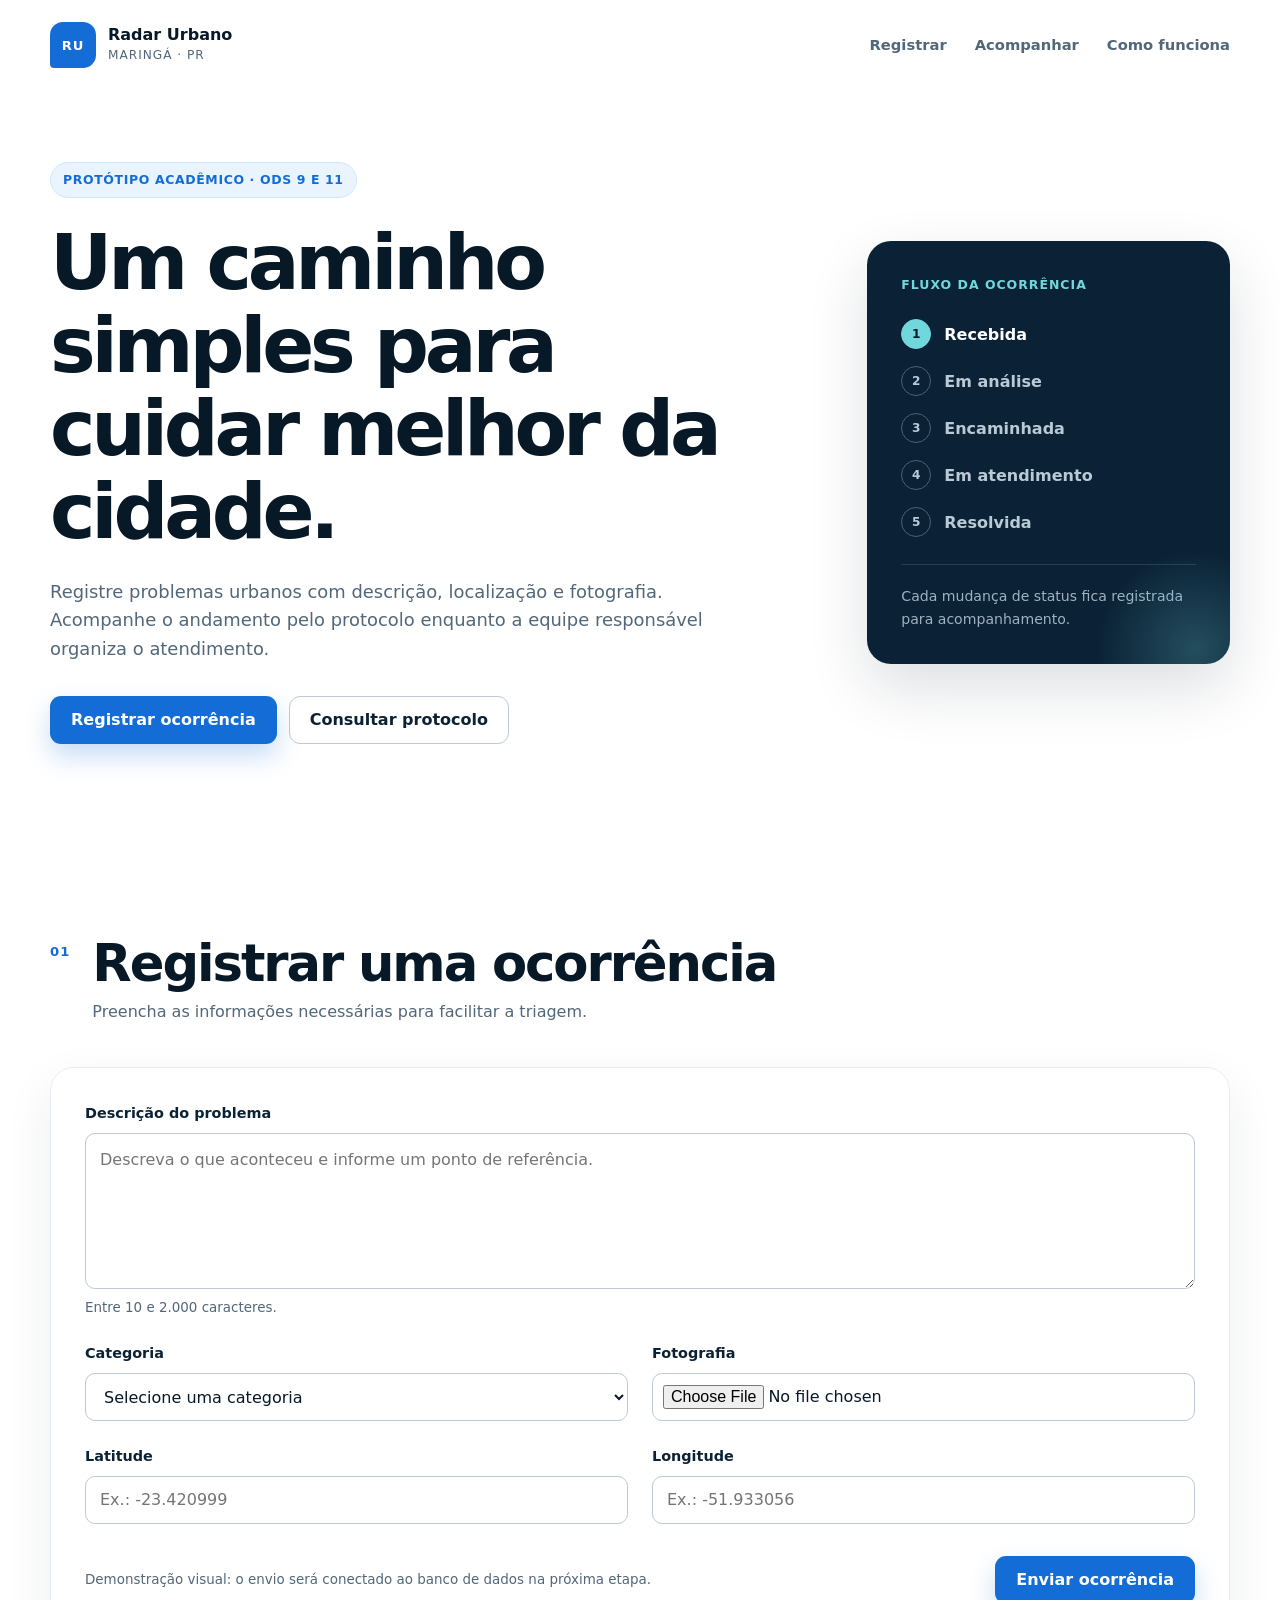
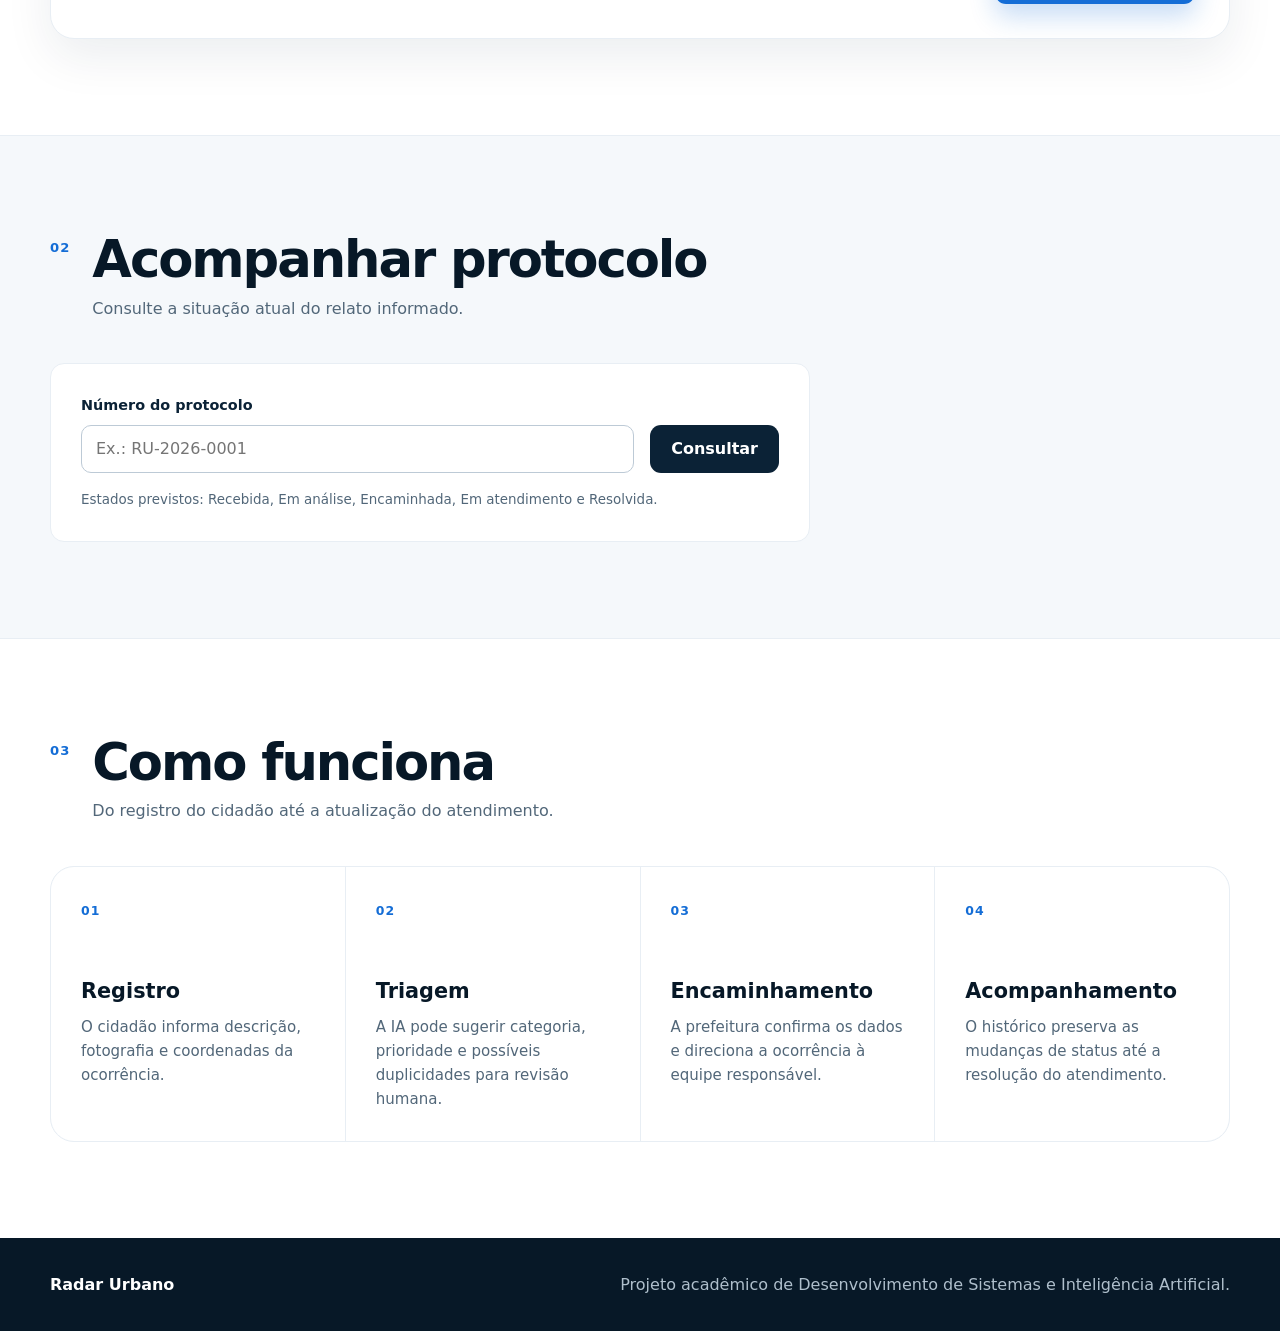
<file: Radar_Urbano_Pacote_Definitivo/frontend/index.html>
<!DOCTYPE html>
<html lang="pt-BR">
<head>
  <meta charset="UTF-8">
  <meta name="viewport" content="width=device-width, initial-scale=1.0">
  <meta name="description" content="Protótipo acadêmico do Radar Urbano para registro e acompanhamento de ocorrências urbanas em Maringá.">
  <title>Radar Urbano | Maringá</title>
  <link rel="stylesheet" href="styles.css">
</head>
<body>
  <a class="skip-link" href="#conteudo">Ir para o conteúdo principal</a>

  <header class="site-header">
    <a class="brand" href="#inicio" aria-label="Radar Urbano — início">
      <span class="brand-mark" aria-hidden="true">RU</span>
      <span>
        <strong>Radar Urbano</strong>
        <small>Maringá · PR</small>
      </span>
    </a>

    <nav aria-label="Navegação principal">
      <a href="#registrar">Registrar</a>
      <a href="#acompanhar">Acompanhar</a>
      <a href="#como-funciona">Como funciona</a>
    </nav>
  </header>

  <main id="conteudo">
    <section class="hero" id="inicio">
      <div class="hero-copy">
        <span class="eyebrow">Protótipo acadêmico · ODS 9 e 11</span>
        <h1>Um caminho simples para cuidar melhor da cidade.</h1>
        <p>
          Registre problemas urbanos com descrição, localização e fotografia.
          Acompanhe o andamento pelo protocolo enquanto a equipe responsável
          organiza o atendimento.
        </p>
        <div class="hero-actions">
          <a class="button button-primary" href="#registrar">Registrar ocorrência</a>
          <a class="button button-secondary" href="#acompanhar">Consultar protocolo</a>
        </div>
      </div>

      <aside class="status-card" aria-label="Fluxo de atendimento">
        <p class="status-label">Fluxo da ocorrência</p>
        <ol class="status-list">
          <li class="active"><span>1</span>Recebida</li>
          <li><span>2</span>Em análise</li>
          <li><span>3</span>Encaminhada</li>
          <li><span>4</span>Em atendimento</li>
          <li><span>5</span>Resolvida</li>
        </ol>
        <p class="status-note">Cada mudança de status fica registrada para acompanhamento.</p>
      </aside>
    </section>

    <section class="section" id="registrar">
      <div class="section-heading">
        <span class="section-number">01</span>
        <div>
          <h2>Registrar uma ocorrência</h2>
          <p>Preencha as informações necessárias para facilitar a triagem.</p>
        </div>
      </div>

      <form class="report-form" aria-describedby="form-note">
        <div class="field field-wide">
          <label for="descricao">Descrição do problema</label>
          <textarea id="descricao" name="descricao" minlength="10" maxlength="2000" rows="5" placeholder="Descreva o que aconteceu e informe um ponto de referência."></textarea>
          <small>Entre 10 e 2.000 caracteres.</small>
        </div>

        <div class="field">
          <label for="categoria">Categoria</label>
          <select id="categoria" name="id_categoria">
            <option value="">Selecione uma categoria</option>
            <option value="INFRAESTRUTURA">Infraestrutura</option>
            <option value="ILUMINACAO">Iluminação</option>
            <option value="TRANSITO">Trânsito</option>
            <option value="ARBORIZACAO">Arborização</option>
            <option value="DRENAGEM">Drenagem</option>
            <option value="CONSERVACAO">Conservação</option>
            <option value="LIMPEZA_URBANA">Limpeza urbana</option>
            <option value="SANEAMENTO">Saneamento</option>
          </select>
        </div>

        <div class="field">
          <label for="foto">Fotografia</label>
          <input id="foto" name="url_arquivo" type="file" accept="image/*">
        </div>

        <div class="field">
          <label for="latitude">Latitude</label>
          <input id="latitude" name="latitude" type="number" min="-90" max="90" step="0.000001" placeholder="Ex.: -23.420999">
        </div>

        <div class="field">
          <label for="longitude">Longitude</label>
          <input id="longitude" name="longitude" type="number" min="-180" max="180" step="0.000001" placeholder="Ex.: -51.933056">
        </div>

        <div class="form-footer field-wide">
          <p id="form-note">Demonstração visual: o envio será conectado ao banco de dados na próxima etapa.</p>
          <button class="button button-primary" type="button">Enviar ocorrência</button>
        </div>
      </form>
    </section>

    <section class="section section-muted" id="acompanhar">
      <div class="section-heading">
        <span class="section-number">02</span>
        <div>
          <h2>Acompanhar protocolo</h2>
          <p>Consulte a situação atual do relato informado.</p>
        </div>
      </div>

      <div class="tracking-panel">
        <div class="field">
          <label for="protocolo">Número do protocolo</label>
          <input id="protocolo" name="protocolo" type="text" maxlength="20" placeholder="Ex.: RU-2026-0001">
        </div>
        <button class="button button-dark" type="button">Consultar</button>
        <p>Estados previstos: Recebida, Em análise, Encaminhada, Em atendimento e Resolvida.</p>
      </div>
    </section>

    <section class="section" id="como-funciona">
      <div class="section-heading">
        <span class="section-number">03</span>
        <div>
          <h2>Como funciona</h2>
          <p>Do registro do cidadão até a atualização do atendimento.</p>
        </div>
      </div>

      <div class="steps">
        <article>
          <span>01</span>
          <h3>Registro</h3>
          <p>O cidadão informa descrição, fotografia e coordenadas da ocorrência.</p>
        </article>
        <article>
          <span>02</span>
          <h3>Triagem</h3>
          <p>A IA pode sugerir categoria, prioridade e possíveis duplicidades para revisão humana.</p>
        </article>
        <article>
          <span>03</span>
          <h3>Encaminhamento</h3>
          <p>A prefeitura confirma os dados e direciona a ocorrência à equipe responsável.</p>
        </article>
        <article>
          <span>04</span>
          <h3>Acompanhamento</h3>
          <p>O histórico preserva as mudanças de status até a resolução do atendimento.</p>
        </article>
      </div>
    </section>
  </main>

  <footer>
    <strong>Radar Urbano</strong>
    <p>Projeto acadêmico de Desenvolvimento de Sistemas e Inteligência Artificial.</p>
  </footer>
</body>
</html>
</file>
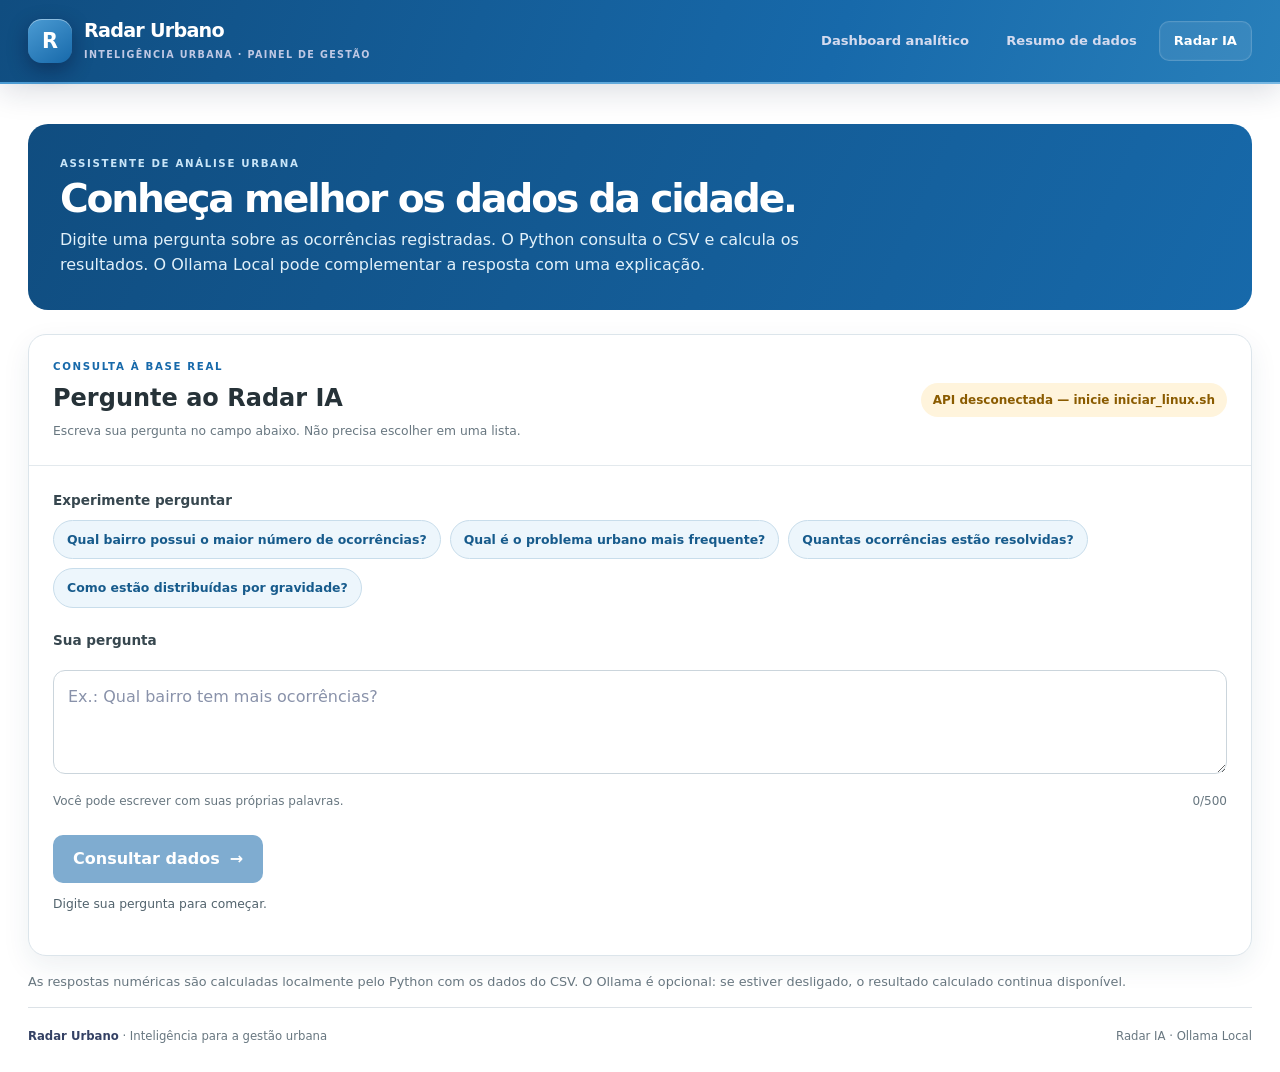
<file: frontend/pages/chat.html>
<!DOCTYPE html>
<html lang="pt-BR">
<head>
  <meta charset="UTF-8">
  <meta name="viewport" content="width=device-width, initial-scale=1.0">
  <meta name="description" content="Faça perguntas sobre os dados reais de ocorrências urbanas.">
  <title>Radar Urbano | Radar IA</title>
  <link rel="stylesheet" href="../static/style.css?v=radar-azul-v3">
  <script src="../js/chat.js?v=radar-azul-v3" defer></script>
</head>
<body>
<header class="cabecalho">
  <div class="container cabecalho-conteudo">
    <a class="identidade" href="dashboard.html">
      <span class="marca-simbolo">R</span>
      <span class="identidade-texto"><span class="marca">Radar Urbano</span><span class="subtitulo">INTELIGÊNCIA URBANA · PAINEL DE GESTÃO</span></span>
    </a>
    <nav class="navegacao-paginas" aria-label="Navegação principal">
      <a class="link-nav" href="dashboard.html">Dashboard analítico</a>
      <a class="link-nav" href="resumo.html">Resumo de dados</a>
      <a class="link-nav ativo" href="chat.html" aria-current="page">Radar IA</a>
    </nav>
  </div>
</header>
<main class="container chat-layout">
  <section class="chat-hero">
    <p class="legenda">ASSISTENTE DE ANÁLISE URBANA</p>
    <h1>Conheça melhor os dados da cidade.</h1>
    <p>Digite uma pergunta sobre as ocorrências registradas. O Python consulta o CSV e calcula os resultados. O Ollama Local pode complementar a resposta com uma explicação.</p>
  </section>

  <section class="chat-card" aria-labelledby="titulo-chat">
    <div class="chat-top">
      <div>
        <p class="legenda">CONSULTA À BASE REAL</p>
        <h2 id="titulo-chat">Pergunte ao Radar IA</h2>
        <p class="texto-apoio">Escreva sua pergunta no campo abaixo. Não precisa escolher em uma lista.</p>
      </div>
      <span id="chat-status-api" class="chat-status" role="status">Verificando conexão com a API…</span>
    </div>
    <div class="chat-corpo">
      <section class="chat-sugestoes" aria-label="Perguntas sugeridas">
        <p class="chat-field">Experimente perguntar</p>
        <div class="chat-sugestoes-lista">
          <button type="button" class="chat-sugestao">Qual bairro possui o maior número de ocorrências?</button>
          <button type="button" class="chat-sugestao">Qual é o problema urbano mais frequente?</button>
          <button type="button" class="chat-sugestao">Quantas ocorrências estão resolvidas?</button>
          <button type="button" class="chat-sugestao">Como estão distribuídas por gravidade?</button>
        </div>
      </section>
      <form id="chat-form" class="chat-form">
        <label class="chat-field" for="chat-pergunta">Sua pergunta</label>
        <textarea id="chat-pergunta" name="pergunta" rows="3" maxlength="500" required placeholder="Ex.: Qual bairro tem mais ocorrências?" autocomplete="off"></textarea>
        <div class="chat-form-ajuda"><span>Você pode escrever com suas próprias palavras.</span><span id="chat-contador">0/500</span></div>
        <button id="chat-enviar" class="chat-button" type="submit" disabled>Consultar dados <span aria-hidden="true">→</span></button>
      </form>
      <p id="chat-status" class="texto-apoio" role="status" aria-live="polite">Digite sua pergunta para começar.</p>
      <article id="chat-resposta" class="chat-answer chat-hidden" aria-live="polite">
        <p class="legenda">RESPOSTA DO RADAR IA</p>
        <h2 id="chat-enunciado">Resultado da consulta</h2>
        <div class="chat-result"><h3>Resultado calculado pelo Python</h3><ul id="chat-dados"></ul></div>
        <div class="chat-result"><h3>Explicação do Ollama Local</h3><p id="chat-explicacao" class="chat-explicacao"></p></div>
        <p id="chat-aviso" class="chat-warning chat-hidden" role="status"></p>
      </article>
    </div>
  </section>
  <p class="chat-note">As respostas numéricas são calculadas localmente pelo Python com os dados do CSV. O Ollama é opcional: se estiver desligado, o resultado calculado continua disponível.</p>
  <footer class="rodape"><span><strong>Radar Urbano</strong> · Inteligência para a gestão urbana</span><span>Radar IA · Ollama Local</span></footer>
</main>
</body>
</html>
</file>
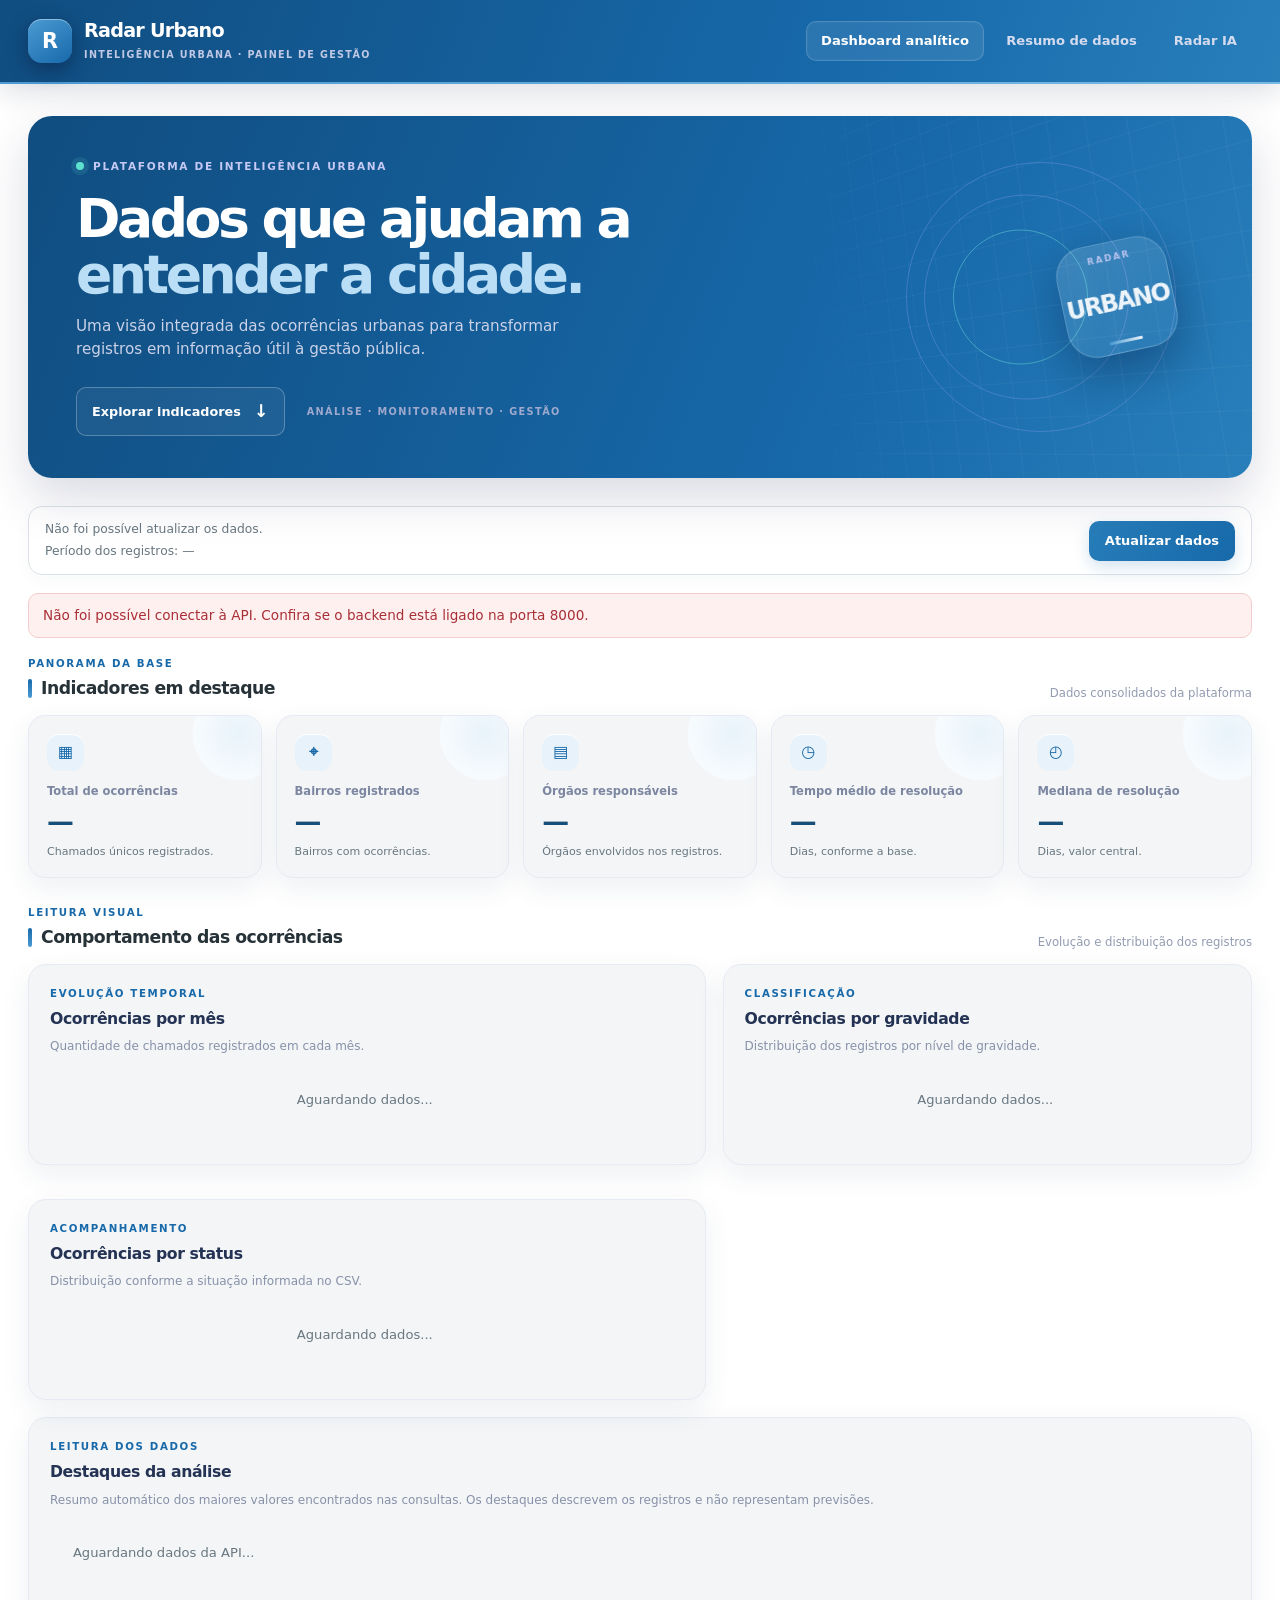
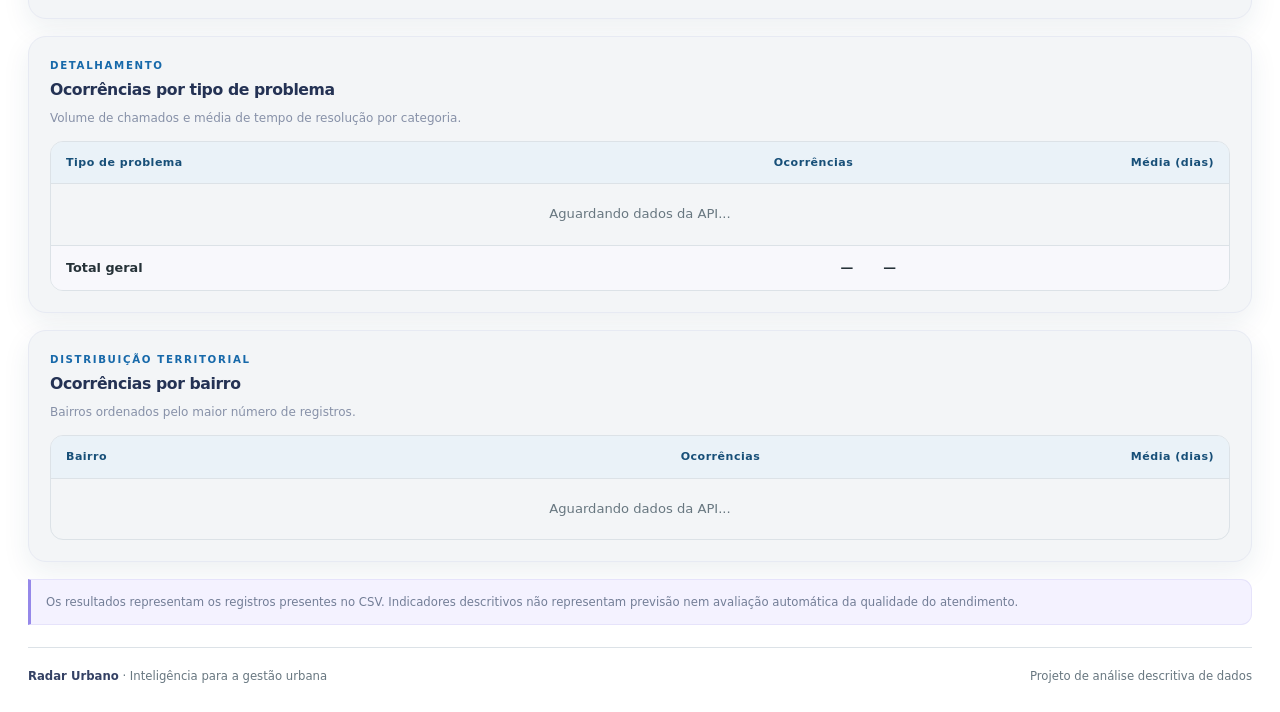
<file: frontend/pages/dashboard.html>
<!DOCTYPE html>
<html lang="pt-BR">
<head>
  <meta charset="UTF-8">
  <meta name="viewport" content="width=device-width, initial-scale=1.0">
  <meta name="description" content="Painel de indicadores e ocorrências urbanas do Radar Urbano.">
  <title>Radar Urbano | Dashboard Analítico</title>
  <link rel="stylesheet" href="../static/style.css?v=signature-pro">
  <script src="../js/api.js" defer></script>
  <script src="../js/resumo.js?v=signature-pro" defer></script>
</head>
<body>
  <header class="cabecalho">
    <div class="container cabecalho-conteudo">
      <a class="identidade" href="dashboard.html" aria-label="Radar Urbano — página inicial">
        <span class="marca-simbolo" aria-hidden="true">R</span>
        <span class="identidade-texto"><span class="marca">Radar Urbano</span><span class="subtitulo">INTELIGÊNCIA URBANA · PAINEL DE GESTÃO</span></span>
      </a>
      <nav class="navegacao-paginas" aria-label="Navegação principal">
        <a class="link-nav ativo" href="dashboard.html" aria-current="page">Dashboard analítico</a>
        <a class="link-nav" href="resumo.html">Resumo de dados</a>
        <a class="link-nav" href="chat.html">Radar IA</a>
      </nav>
    </div>
  </header>

  <main class="container principal">
    <section class="hero-projeto" aria-labelledby="titulo-principal">
      <div class="hero-conteudo">
        <div class="hero-etiqueta"><span class="hero-ponto"></span> PLATAFORMA DE INTELIGÊNCIA URBANA</div>
        <h1 id="titulo-principal">Dados que ajudam a<br><span>entender a cidade.</span></h1>
        <p>Uma visão integrada das ocorrências urbanas para transformar registros em informação útil à gestão pública.</p>
        <div class="hero-acoes"><a class="hero-link" href="#indicadores">Explorar indicadores <span aria-hidden="true">↓</span></a><span class="hero-nota">ANÁLISE · MONITORAMENTO · GESTÃO</span></div>
      </div>
      <div class="hero-grafismo" aria-hidden="true"><div class="orb orb-1"></div><div class="orb orb-2"></div><div class="orb orb-3"></div><div class="hero-grade"></div><div class="hero-sinal"><span>RADAR</span><strong>URBANO</strong><i></i></div></div>
    </section>

    <div class="barra-resumo">
      <div>
        <p id="atualizacao" class="texto-apoio">Aguardando consulta à API...</p>
        <p id="periodo-dados" class="texto-apoio">Período dos registros: —</p>
      </div>
      <button id="botao-atualizar" class="botao botao-principal" type="button">Atualizar dados</button>
    </div>
    <p id="mensagem" class="mensagem" role="status" aria-live="polite" hidden></p>

    <section id="resumo" aria-labelledby="titulo-indicadores" aria-busy="false">
      <div id="indicadores" class="secao-cabecalho"><div><p class="legenda">PANORAMA DA BASE</p><h2 id="titulo-indicadores" class="titulo-secao">Indicadores em destaque</h2></div><span class="secao-descricao">Dados consolidados da plataforma</span></div>
      <div class="indicadores">
        <article class="indicador">
          <span class="indicador-icone" aria-hidden="true">▦</span>
          <h3>Total de ocorrências</h3>
          <p id="total-ocorrencias" class="indicador-valor">—</p>
          <p class="texto-apoio">Chamados únicos registrados.</p>
        </article>
        <article class="indicador">
          <span class="indicador-icone" aria-hidden="true">⌖</span>
          <h3>Bairros registrados</h3>
          <p id="total-bairros" class="indicador-valor">—</p>
          <p class="texto-apoio">Bairros com ocorrências.</p>
        </article>
        <article class="indicador">
          <span class="indicador-icone" aria-hidden="true">▤</span>
          <h3>Órgãos responsáveis</h3>
          <p id="total-orgaos" class="indicador-valor">—</p>
          <p class="texto-apoio">Órgãos envolvidos nos registros.</p>
        </article>
        <article class="indicador">
          <span class="indicador-icone" aria-hidden="true">◷</span>
          <h3>Tempo médio de resolução</h3>
          <p id="media-resolucao" class="indicador-valor">—</p>
          <p class="texto-apoio">Dias, conforme a base.</p>
        </article>
        <article class="indicador">
          <span class="indicador-icone" aria-hidden="true">◴</span>
          <h3>Mediana de resolução</h3>
          <p id="mediana-resolucao" class="indicador-valor">—</p>
          <p class="texto-apoio">Dias, valor central.</p>
        </article>
      </div>
    </section>

    <div class="secao-cabecalho secao-graficos"><div><p class="legenda">LEITURA VISUAL</p><h2 class="titulo-secao">Comportamento das ocorrências</h2></div><span class="secao-descricao">Evolução e distribuição dos registros</span></div>
    <section class="grade-graficos" aria-label="Gráficos de ocorrências">
      <article class="painel">
        <div class="painel-titulo">
          <div><p class="legenda">EVOLUÇÃO TEMPORAL</p><h2>Ocorrências por mês</h2></div>
        </div>
        <p class="descricao-painel">Quantidade de chamados registrados em cada mês.</p>
        <div id="grafico-meses" class="grafico-barras" aria-live="polite"><p class="vazio">Aguardando dados...</p></div>
      </article>
      <article class="painel">
        <div class="painel-titulo">
          <div><p class="legenda">CLASSIFICAÇÃO</p><h2>Ocorrências por gravidade</h2></div>
        </div>
        <p class="descricao-painel">Distribuição dos registros por nível de gravidade.</p>
        <div id="grafico-gravidade" class="grafico-barras"><p class="vazio">Aguardando dados...</p></div>
      </article>
      <article class="painel">
        <div class="painel-titulo">
          <div><p class="legenda">ACOMPANHAMENTO</p><h2>Ocorrências por status</h2></div>
        </div>
        <p class="descricao-painel">Distribuição conforme a situação informada no CSV.</p>
        <div id="grafico-status" class="grafico-barras"><p class="vazio">Aguardando dados...</p></div>
      </article>
    </section>

    <section class="painel painel-insights" aria-labelledby="titulo-insights">
      <div class="painel-titulo">
        <div><p class="legenda">LEITURA DOS DADOS</p><h2 id="titulo-insights">Destaques da análise</h2></div>
      </div>
      <p class="descricao-painel">Resumo automático dos maiores valores encontrados nas consultas. Os destaques descrevem os registros e não representam previsões.</p>
      <div id="lista-insights" class="lista-insights" aria-live="polite">
        <p class="vazio">Aguardando dados da API...</p>
      </div>
    </section>

    <section class="painel" aria-labelledby="titulo-problemas">
      <div class="painel-titulo">
        <div><p class="legenda">DETALHAMENTO</p><h2 id="titulo-problemas">Ocorrências por tipo de problema</h2></div>
      </div>
      <p class="descricao-painel">Volume de chamados e média de tempo de resolução por categoria.</p>
      <div class="tabela-container">
        <table>
          <thead><tr><th scope="col">Tipo de problema</th><th scope="col" class="numero">Ocorrências</th><th scope="col" class="numero">Média (dias)</th></tr></thead>
          <tbody id="lista-problemas"><tr><td colspan="3" class="vazio">Aguardando dados da API...</td></tr></tbody>
          <tfoot><tr><th scope="row">Total geral</th><td id="total-geral-problemas" class="numero">—</td><td>—</td></tr></tfoot>
        </table>
      </div>
    </section>

    <section class="painel" aria-labelledby="titulo-bairros">
      <div class="painel-titulo">
        <div><p class="legenda">DISTRIBUIÇÃO TERRITORIAL</p><h2 id="titulo-bairros">Ocorrências por bairro</h2></div>
      </div>
      <p class="descricao-painel">Bairros ordenados pelo maior número de registros.</p>
      <div class="tabela-container">
        <table>
          <thead><tr><th scope="col">Bairro</th><th scope="col" class="numero">Ocorrências</th><th scope="col" class="numero">Média (dias)</th></tr></thead>
          <tbody id="lista-bairros"><tr><td colspan="3" class="vazio">Aguardando dados da API...</td></tr></tbody>
        </table>
      </div>
    </section>

    <p class="nota-dados">Os resultados representam os registros presentes no CSV. Indicadores descritivos não representam previsão nem avaliação automática da qualidade do atendimento.</p>
    <footer class="rodape"><span><strong>Radar Urbano</strong> · Inteligência para a gestão urbana</span><span>Projeto de análise descritiva de dados</span></footer>
  </main>
</body>
</html>
</file>
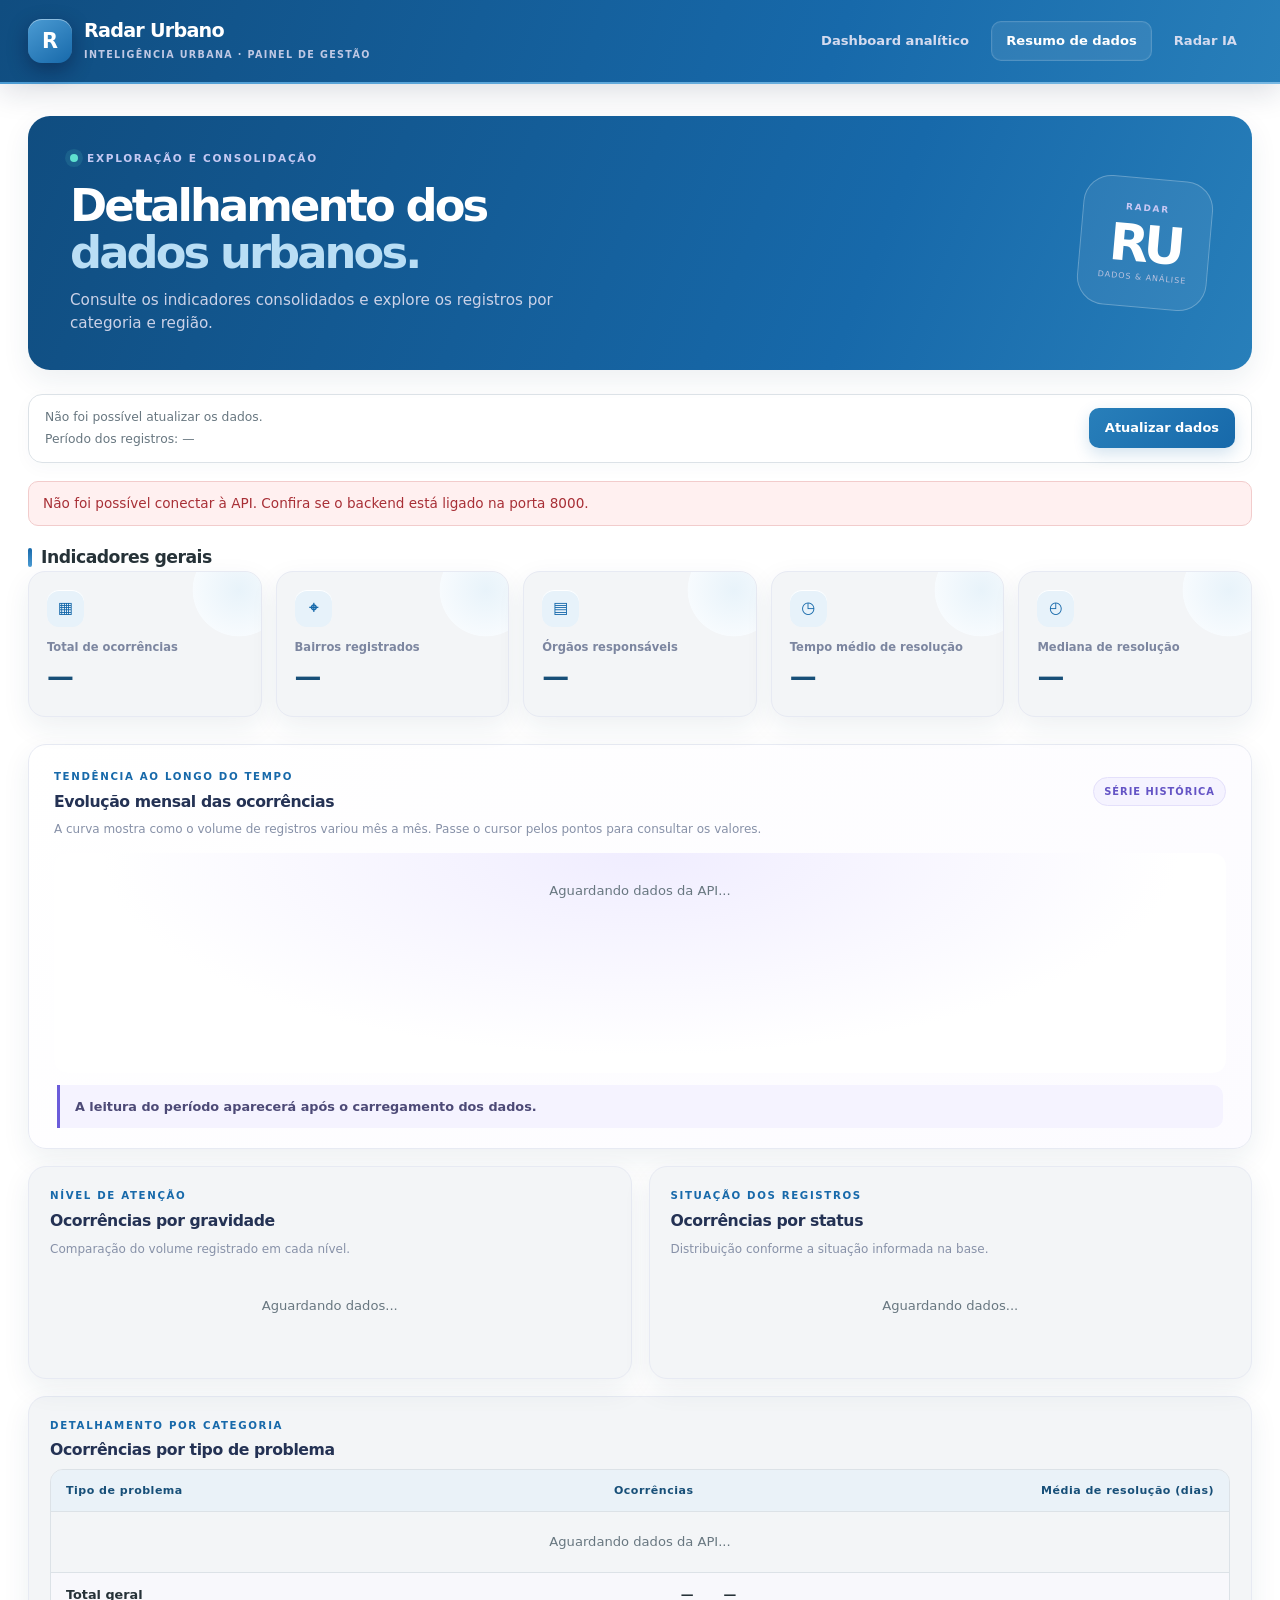
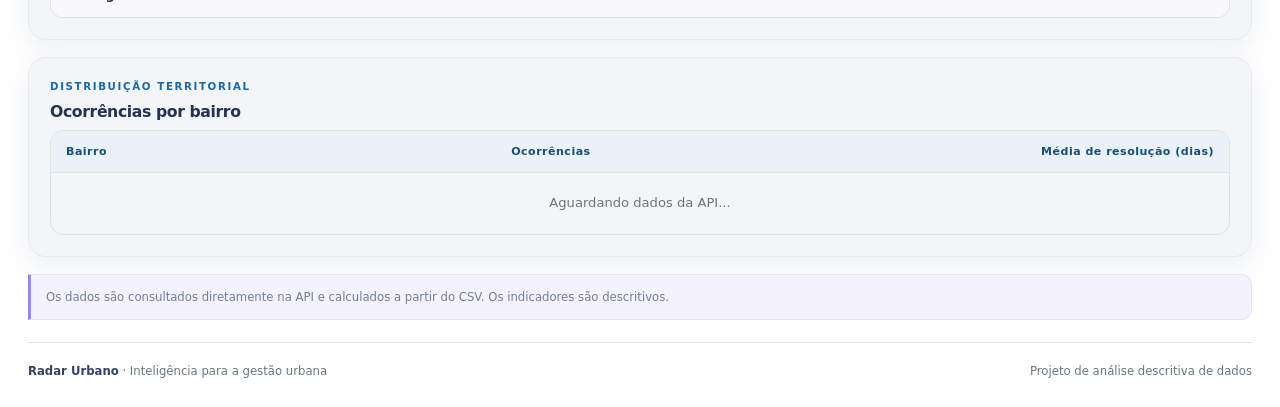
<file: frontend/pages/resumo.html>
<!DOCTYPE html>
<html lang="pt-BR">
<head>
  <meta charset="UTF-8">
  <meta name="viewport" content="width=device-width, initial-scale=1.0">
  <meta name="description" content="Resumo dos dados de ocorrências urbanas do Radar Urbano.">
  <title>Radar Urbano | Resumo de Dados</title>
  <link rel="stylesheet" href="../static/style.css?v=signature-pro">
  <script src="../js/api.js" defer></script>
  <script src="../js/resumo-dados.js?v=signature-pro" defer></script>
</head>
<body>
  <header class="cabecalho">
    <div class="container cabecalho-conteudo">
      <a class="identidade" href="dashboard.html" aria-label="Radar Urbano — página inicial">
        <span class="marca-simbolo" aria-hidden="true">R</span>
        <span class="identidade-texto"><span class="marca">Radar Urbano</span><span class="subtitulo">INTELIGÊNCIA URBANA · PAINEL DE GESTÃO</span></span>
      </a>
      <nav class="navegacao-paginas" aria-label="Navegação principal">
        <a class="link-nav" href="dashboard.html">Dashboard analítico</a>
        <a class="link-nav ativo" href="resumo.html" aria-current="page">Resumo de dados</a>
        <a class="link-nav" href="chat.html">Radar IA</a>
      </nav>
    </div>
  </header>
  <main class="container principal">
    <section class="hero-resumo">
      <div><p class="hero-etiqueta"><span class="hero-ponto"></span> EXPLORAÇÃO E CONSOLIDAÇÃO</p><h1>Detalhamento dos<br><span>dados urbanos.</span></h1><p>Consulte os indicadores consolidados e explore os registros por categoria e região.</p></div>
      <div class="resumo-selo" aria-hidden="true"><span>RADAR</span><strong>RU</strong><small>DADOS &amp; ANÁLISE</small></div>
    </section>
    <div class="barra-resumo">
      <div><p id="atualizacao-resumo" class="texto-apoio">Aguardando consulta à API...</p>
      <p id="periodo-resumo" class="texto-apoio">Período dos registros: —</p></div>
      <button id="atualizar-resumo" class="botao botao-principal" type="button">Atualizar dados</button>
    </div>
    <p id="mensagem-resumo" class="mensagem" role="status" aria-live="polite" hidden></p>
    <section aria-labelledby="titulo-indicadores-resumo">
      <h2 id="titulo-indicadores-resumo" class="titulo-secao">Indicadores gerais</h2>
      <div class="indicadores">
        <article class="indicador"><span class="indicador-icone">▦</span><h3>Total de ocorrências</h3><p id="r-total" class="indicador-valor">—</p></article>
        <article class="indicador"><span class="indicador-icone">⌖</span><h3>Bairros registrados</h3><p id="r-bairros" class="indicador-valor">—</p></article>
        <article class="indicador"><span class="indicador-icone">▤</span><h3>Órgãos responsáveis</h3><p id="r-orgaos" class="indicador-valor">—</p></article>
        <article class="indicador"><span class="indicador-icone">◷</span><h3>Tempo médio de resolução</h3><p id="r-media" class="indicador-valor">—</p></article>
        <article class="indicador"><span class="indicador-icone">◴</span><h3>Mediana de resolução</h3><p id="r-mediana" class="indicador-valor">—</p></article>
      </div>
    </section>
    <section class="painel painel-evolucao" aria-labelledby="titulo-evolucao-resumo">
      <div class="painel-titulo"><div><p class="legenda">TENDÊNCIA AO LONGO DO TEMPO</p><h2 id="titulo-evolucao-resumo">Evolução mensal das ocorrências</h2></div><span class="chip-analise">SÉRIE HISTÓRICA</span></div>
      <p class="descricao-painel">A curva mostra como o volume de registros variou mês a mês. Passe o cursor pelos pontos para consultar os valores.</p>
      <div id="resumo-grafico-meses" class="grafico-visual grafico-temporal" role="img" aria-label="Gráfico de onda com a evolução mensal das ocorrências"><p class="vazio">Aguardando dados da API...</p></div>
      <p id="resumo-leitura-meses" class="leitura-grafico">A leitura do período aparecerá após o carregamento dos dados.</p>
    </section>
    <section class="grade-graficos resumo-graficos-categorias" aria-label="Distribuição por gravidade e status">
      <article class="painel">
        <div class="painel-titulo"><div><p class="legenda">NÍVEL DE ATENÇÃO</p><h2>Ocorrências por gravidade</h2></div></div>
        <p class="descricao-painel">Comparação do volume registrado em cada nível.</p>
        <div id="resumo-grafico-gravidade" class="grafico-barras"><p class="vazio">Aguardando dados...</p></div>
      </article>
      <article class="painel">
        <div class="painel-titulo"><div><p class="legenda">SITUAÇÃO DOS REGISTROS</p><h2>Ocorrências por status</h2></div></div>
        <p class="descricao-painel">Distribuição conforme a situação informada na base.</p>
        <div id="resumo-grafico-status" class="grafico-barras"><p class="vazio">Aguardando dados...</p></div>
      </article>
    </section>
    <section class="painel" aria-labelledby="titulo-problemas-resumo">
      <div class="painel-titulo"><div><p class="legenda">DETALHAMENTO POR CATEGORIA</p><h2 id="titulo-problemas-resumo">Ocorrências por tipo de problema</h2></div></div>
      <div class="tabela-container"><table>
        <thead><tr><th>Tipo de problema</th><th class="numero">Ocorrências</th><th class="numero">Média de resolução (dias)</th></tr></thead>
        <tbody id="tabela-problemas"><tr><td colspan="3" class="vazio">Aguardando dados da API...</td></tr></tbody>
        <tfoot><tr><th>Total geral</th><td id="total-problemas-resumo" class="numero">—</td><td>—</td></tr></tfoot>
      </table></div>
    </section>
    <section class="painel" aria-labelledby="titulo-bairros-resumo">
      <div class="painel-titulo"><div><p class="legenda">DISTRIBUIÇÃO TERRITORIAL</p><h2 id="titulo-bairros-resumo">Ocorrências por bairro</h2></div></div>
      <div class="tabela-container"><table>
        <thead><tr><th>Bairro</th><th class="numero">Ocorrências</th><th class="numero">Média de resolução (dias)</th></tr></thead>
        <tbody id="tabela-bairros"><tr><td colspan="3" class="vazio">Aguardando dados da API...</td></tr></tbody>
      </table></div>
    </section>
    <p class="nota-dados">Os dados são consultados diretamente na API e calculados a partir do CSV. Os indicadores são descritivos.</p>
    <footer class="rodape"><span><strong>Radar Urbano</strong> · Inteligência para a gestão urbana</span><span>Projeto de análise descritiva de dados</span></footer>
  </main>
</body>
</html>
</file>
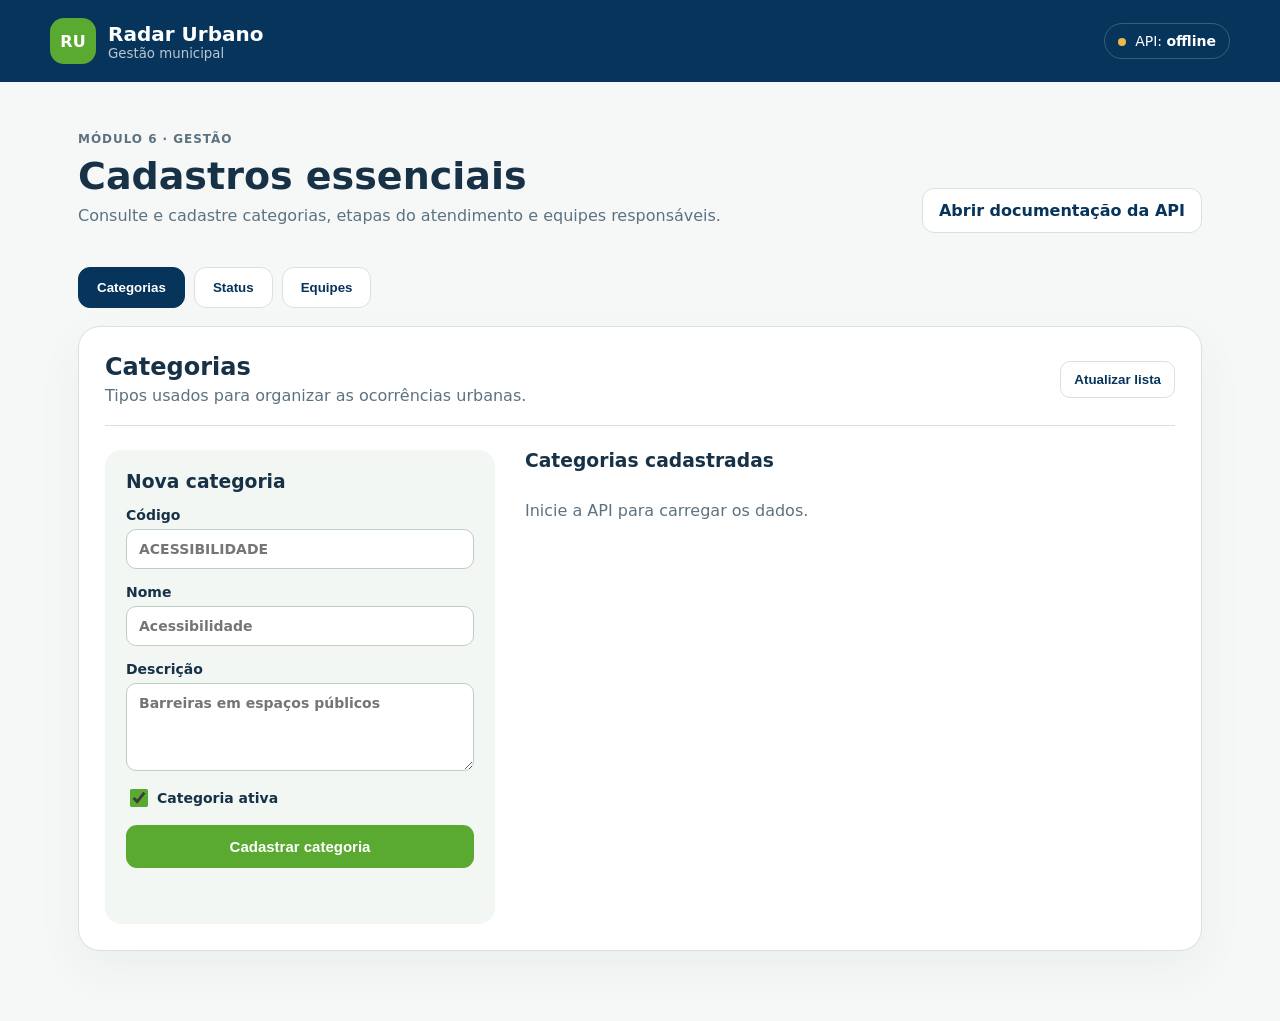
<file: Radar_Urbano_Pacote_Definitivo/frontend/gestao.html>
<!DOCTYPE html>
<html lang="pt-BR">
<head>
  <meta charset="UTF-8">
  <meta name="viewport" content="width=device-width, initial-scale=1.0">
  <meta name="description" content="Interface administrativa do Radar Urbano para categorias, status e equipes.">
  <title>Radar Urbano | Gestão</title>
  <link rel="stylesheet" href="gestao.css">
</head>
<body>
  <a class="skip-link" href="#conteudo">Ir para o conteúdo</a>
  <header>
    <div class="brand"><span>RU</span><div><strong>Radar Urbano</strong><small>Gestão municipal</small></div></div>
    <div class="connection"><i></i> API: <strong id="api-status">verificando</strong></div>
  </header>

  <main id="conteudo">
    <section class="intro">
      <div><p class="eyebrow">Módulo 6 · Gestão</p><h1>Cadastros essenciais</h1><p>Consulte e cadastre categorias, etapas do atendimento e equipes responsáveis.</p></div>
      <a href="http://127.0.0.1:8000/docs" target="_blank" rel="noreferrer">Abrir documentação da API</a>
    </section>

    <nav class="tabs" aria-label="Cadastros">
      <button class="tab active" data-panel="categorias">Categorias</button>
      <button class="tab" data-panel="status">Status</button>
      <button class="tab" data-panel="equipes">Equipes</button>
    </nav>

    <section class="panel active" id="categorias">
      <div class="panel-heading"><div><h2>Categorias</h2><p>Tipos usados para organizar as ocorrências urbanas.</p></div><button class="refresh" data-list="categorias">Atualizar lista</button></div>
      <div class="grid">
        <form data-endpoint="categorias">
          <h3>Nova categoria</h3>
          <label>Código<input name="codigo" required maxlength="40" pattern="[A-Z][A-Z0-9_]*" placeholder="ACESSIBILIDADE"></label>
          <label>Nome<input name="nome" required maxlength="80" placeholder="Acessibilidade"></label>
          <label>Descrição<textarea name="descricao" maxlength="255" placeholder="Barreiras em espaços públicos"></textarea></label>
          <label class="check"><input name="ativo" type="checkbox" checked> Categoria ativa</label>
          <button type="submit">Cadastrar categoria</button><p class="feedback" role="status"></p>
        </form>
        <div class="list"><h3>Categorias cadastradas</h3><div class="records" data-records="categorias"><p class="empty">Carregando dados...</p></div></div>
      </div>
    </section>

    <section class="panel" id="status">
      <div class="panel-heading"><div><h2>Status da ocorrência</h2><p>Etapas ordenadas do fluxo de atendimento.</p></div><button class="refresh" data-list="status-ocorrencia">Atualizar lista</button></div>
      <div class="grid">
        <form data-endpoint="status-ocorrencia">
          <h3>Novo status</h3>
          <label>Código<input name="codigo" required maxlength="30" pattern="[A-Z][A-Z0-9_]*" placeholder="AGUARDANDO"></label>
          <label>Nome<input name="nome" required maxlength="50" placeholder="Aguardando"></label>
          <label>Ordem<input name="ordem" required type="number" min="1" max="32767" placeholder="6"></label>
          <label class="check"><input name="status_final" type="checkbox"> Encerra o atendimento</label>
          <button type="submit">Cadastrar status</button><p class="feedback" role="status"></p>
        </form>
        <div class="list"><h3>Status cadastrados</h3><div class="records" data-records="status-ocorrencia"><p class="empty">Carregando dados...</p></div></div>
      </div>
    </section>

    <section class="panel" id="equipes">
      <div class="panel-heading"><div><h2>Equipes</h2><p>Grupos disponíveis para receber atendimentos.</p></div><button class="refresh" data-list="equipes">Atualizar lista</button></div>
      <div class="grid">
        <form data-endpoint="equipes">
          <h3>Nova equipe</h3>
          <label>Nome<input name="nome" required maxlength="100" placeholder="Equipe de Acessibilidade"></label>
          <label>Especialidade<input name="especialidade" required maxlength="100" placeholder="Acessibilidade urbana"></label>
          <label class="check"><input name="ativa" type="checkbox" checked> Equipe ativa</label>
          <button type="submit">Cadastrar equipe</button><p class="feedback" role="status"></p>
        </form>
        <div class="list"><h3>Equipes cadastradas</h3><div class="records" data-records="equipes"><p class="empty">Carregando dados...</p></div></div>
      </div>
    </section>
  </main>
  <script src="gestao.js"></script>
</body>
</html>
</file>
<file: Radar_Urbano_Pacote_Definitivo/frontend/styles.css>
:root {
  --navy-950: #071827;
  --navy-900: #0b2236;
  --navy-800: #12344f;
  --blue-600: #146dd6;
  --cyan-300: #70d8dd;
  --white: #ffffff;
  --slate-50: #f5f8fb;
  --slate-100: #e8eef4;
  --slate-300: #bdcad6;
  --slate-600: #526779;
  --slate-800: #243949;
  --shadow: 0 24px 60px rgba(6, 27, 45, 0.14);
  --radius-lg: 24px;
  --radius-md: 14px;
}

* {
  box-sizing: border-box;
}

html {
  scroll-behavior: smooth;
}

body {
  margin: 0;
  color: var(--slate-800);
  background: var(--white);
  font-family: Inter, ui-sans-serif, system-ui, -apple-system, BlinkMacSystemFont, "Segoe UI", sans-serif;
  font-size: 1rem;
  line-height: 1.6;
}

button,
input,
select,
textarea {
  font: inherit;
}

a {
  color: inherit;
}

.skip-link {
  position: fixed;
  top: 12px;
  left: 12px;
  z-index: 10;
  padding: 10px 14px;
  color: var(--white);
  background: var(--navy-950);
  border-radius: 8px;
  transform: translateY(-160%);
}

.skip-link:focus {
  transform: translateY(0);
}

.site-header {
  display: flex;
  align-items: center;
  justify-content: space-between;
  width: min(1180px, calc(100% - 48px));
  margin: 0 auto;
  padding: 22px 0;
}

.brand {
  display: inline-flex;
  gap: 12px;
  align-items: center;
  color: var(--navy-950);
  text-decoration: none;
}

.brand-mark {
  display: grid;
  place-items: center;
  width: 46px;
  height: 46px;
  color: var(--white);
  background: var(--blue-600);
  border-radius: 13px 13px 13px 4px;
  font-size: 0.82rem;
  font-weight: 800;
  letter-spacing: 0.06em;
}

.brand strong,
.brand small {
  display: block;
}

.brand strong {
  line-height: 1.2;
}

.brand small {
  margin-top: 2px;
  color: var(--slate-600);
  font-size: 0.76rem;
  letter-spacing: 0.08em;
  text-transform: uppercase;
}

nav {
  display: flex;
  gap: 28px;
}

nav a {
  color: var(--slate-600);
  font-size: 0.92rem;
  font-weight: 650;
  text-decoration: none;
}

nav a:hover,
nav a:focus-visible {
  color: var(--blue-600);
}

.hero {
  display: grid;
  grid-template-columns: minmax(0, 1.35fr) minmax(300px, 0.65fr);
  gap: 64px;
  align-items: center;
  width: min(1180px, calc(100% - 48px));
  min-height: 590px;
  margin: 0 auto;
  padding: 72px 0 96px;
}

.eyebrow {
  display: inline-flex;
  padding: 7px 12px;
  color: var(--blue-600);
  background: #eaf4ff;
  border: 1px solid #cfe6ff;
  border-radius: 999px;
  font-size: 0.78rem;
  font-weight: 750;
  letter-spacing: 0.05em;
  text-transform: uppercase;
}

h1,
h2,
h3,
p {
  margin-top: 0;
}

h1,
h2,
h3 {
  color: var(--navy-950);
  line-height: 1.08;
}

h1 {
  max-width: 760px;
  margin: 24px 0;
  font-size: clamp(2.8rem, 6vw, 5.4rem);
  letter-spacing: -0.055em;
}

.hero-copy > p {
  max-width: 680px;
  margin-bottom: 32px;
  color: var(--slate-600);
  font-size: 1.12rem;
}

.hero-actions {
  display: flex;
  flex-wrap: wrap;
  gap: 12px;
}

.button {
  display: inline-flex;
  align-items: center;
  justify-content: center;
  min-height: 48px;
  padding: 0 20px;
  border: 1px solid transparent;
  border-radius: 11px;
  cursor: pointer;
  font-weight: 750;
  text-decoration: none;
  transition: transform 160ms ease, box-shadow 160ms ease, background 160ms ease;
}

.button:hover {
  transform: translateY(-2px);
}

.button:focus-visible,
input:focus-visible,
select:focus-visible,
textarea:focus-visible {
  outline: 3px solid rgba(37, 130, 235, 0.28);
  outline-offset: 2px;
}

.button-primary {
  color: var(--white);
  background: var(--blue-600);
  box-shadow: 0 12px 26px rgba(20, 109, 214, 0.24);
}

.button-primary:hover {
  background: #0f60bf;
}

.button-secondary {
  color: var(--navy-900);
  background: var(--white);
  border-color: var(--slate-300);
}

.button-dark {
  color: var(--white);
  background: var(--navy-900);
}

.status-card {
  position: relative;
  overflow: hidden;
  padding: 34px;
  color: var(--white);
  background: var(--navy-900);
  border-radius: var(--radius-lg);
  box-shadow: var(--shadow);
}

.status-card::after {
  position: absolute;
  right: -70px;
  bottom: -90px;
  width: 210px;
  height: 210px;
  background: radial-gradient(circle, rgba(112, 216, 221, 0.24), transparent 66%);
  content: "";
  pointer-events: none;
}

.status-label {
  margin-bottom: 24px;
  color: var(--cyan-300);
  font-size: 0.78rem;
  font-weight: 750;
  letter-spacing: 0.08em;
  text-transform: uppercase;
}

.status-list {
  display: grid;
  gap: 17px;
  margin: 0;
  padding: 0;
  list-style: none;
}

.status-list li {
  display: flex;
  gap: 13px;
  align-items: center;
  color: #b9c9d5;
  font-weight: 650;
}

.status-list span {
  display: grid;
  place-items: center;
  width: 30px;
  height: 30px;
  border: 1px solid #496174;
  border-radius: 50%;
  font-size: 0.76rem;
}

.status-list .active {
  color: var(--white);
}

.status-list .active span {
  color: var(--navy-950);
  background: var(--cyan-300);
  border-color: var(--cyan-300);
}

.status-note {
  margin: 27px 0 0;
  padding-top: 20px;
  color: #9eb2c1;
  border-top: 1px solid rgba(255, 255, 255, 0.12);
  font-size: 0.88rem;
}

.section {
  padding: 96px max(24px, calc((100% - 1180px) / 2));
}

.section-muted {
  background: var(--slate-50);
  border-block: 1px solid var(--slate-100);
}

.section-heading {
  display: flex;
  gap: 22px;
  align-items: flex-start;
  margin-bottom: 42px;
}

.section-number {
  padding-top: 5px;
  color: var(--blue-600);
  font-size: 0.82rem;
  font-weight: 800;
  letter-spacing: 0.08em;
}

.section-heading h2 {
  margin-bottom: 8px;
  font-size: clamp(2rem, 4vw, 3.35rem);
  letter-spacing: -0.04em;
}

.section-heading p {
  margin-bottom: 0;
  color: var(--slate-600);
}

.report-form {
  display: grid;
  grid-template-columns: repeat(2, minmax(0, 1fr));
  gap: 24px;
  padding: 34px;
  background: var(--white);
  border: 1px solid var(--slate-100);
  border-radius: var(--radius-lg);
  box-shadow: 0 18px 48px rgba(9, 39, 63, 0.08);
}

.field {
  display: grid;
  gap: 8px;
}

.field-wide {
  grid-column: 1 / -1;
}

label {
  color: var(--navy-900);
  font-size: 0.9rem;
  font-weight: 750;
}

input,
select,
textarea {
  width: 100%;
  color: var(--navy-950);
  background: var(--white);
  border: 1px solid var(--slate-300);
  border-radius: 10px;
}

input,
select {
  min-height: 48px;
  padding: 0 14px;
}

input[type="file"] {
  padding: 10px;
}

textarea {
  min-height: 132px;
  padding: 13px 14px;
  resize: vertical;
}

.field small,
.form-footer p,
.tracking-panel > p {
  margin: 0;
  color: var(--slate-600);
  font-size: 0.84rem;
}

.form-footer {
  display: flex;
  gap: 24px;
  align-items: center;
  justify-content: space-between;
  padding-top: 8px;
}

.tracking-panel {
  display: grid;
  grid-template-columns: minmax(240px, 1fr) auto;
  gap: 16px;
  align-items: end;
  max-width: 760px;
  padding: 30px;
  background: var(--white);
  border: 1px solid var(--slate-100);
  border-radius: var(--radius-md);
}

.tracking-panel > p {
  grid-column: 1 / -1;
}

.steps {
  display: grid;
  grid-template-columns: repeat(4, minmax(0, 1fr));
  gap: 1px;
  overflow: hidden;
  background: var(--slate-100);
  border: 1px solid var(--slate-100);
  border-radius: var(--radius-lg);
}

.steps article {
  min-height: 260px;
  padding: 30px;
  background: var(--white);
}

.steps article > span {
  color: var(--blue-600);
  font-size: 0.78rem;
  font-weight: 800;
  letter-spacing: 0.08em;
}

.steps h3 {
  margin: 58px 0 12px;
  font-size: 1.3rem;
}

.steps p {
  margin-bottom: 0;
  color: var(--slate-600);
  font-size: 0.94rem;
}

footer {
  display: flex;
  justify-content: space-between;
  gap: 24px;
  padding: 34px max(24px, calc((100% - 1180px) / 2));
  color: #afbfcc;
  background: var(--navy-950);
}

footer strong {
  color: var(--white);
}

footer p {
  margin-bottom: 0;
  text-align: right;
}

@media (max-width: 900px) {
  .hero {
    grid-template-columns: 1fr;
    gap: 36px;
    padding-top: 48px;
  }

  .status-card {
    max-width: 560px;
  }

  .steps {
    grid-template-columns: repeat(2, minmax(0, 1fr));
  }
}

@media (max-width: 680px) {
  .site-header {
    width: min(100% - 32px, 1180px);
  }

  nav {
    display: none;
  }

  .hero {
    width: min(100% - 32px, 1180px);
    min-height: auto;
    padding: 42px 0 72px;
  }

  h1 {
    font-size: clamp(2.55rem, 13vw, 4rem);
  }

  .section {
    padding-block: 72px;
  }

  .section-heading {
    gap: 14px;
  }

  .report-form,
  .tracking-panel,
  .steps {
    grid-template-columns: 1fr;
  }

  .report-form {
    padding: 22px;
  }

  .field-wide,
  .tracking-panel > p {
    grid-column: auto;
  }

  .form-footer,
  footer {
    align-items: stretch;
    flex-direction: column;
  }

  .form-footer .button,
  .tracking-panel .button {
    width: 100%;
  }

  .steps article {
    min-height: 220px;
  }

  footer p {
    text-align: left;
  }
}

@media (prefers-reduced-motion: reduce) {
  html {
    scroll-behavior: auto;
  }

  .button {
    transition: none;
  }
}
</file>
<file: frontend/static/style.css>
/* RADAR URBANO — identidade visual signature */
:root{color-scheme:light;--ink:#17213d;--ink-2:#263456;--muted:#77829b;--purple:#6957dc;--purple-2:#9385f3;--cyan:#43c5c8;--bg:#f4f6fb;--surface:#fff;--line:#e7eaf2;--shadow:0 14px 38px rgba(31,43,82,.065);--shadow-hover:0 20px 46px rgba(31,43,82,.11)}
*{box-sizing:border-box}html{scroll-behavior:smooth;scroll-padding-top:24px}body{margin:0;background:radial-gradient(ellipse at 88% 6%,#e9eaff 0,transparent 27%),var(--bg);color:var(--ink);font-family:Inter,ui-sans-serif,system-ui,-apple-system,"Segoe UI",sans-serif;line-height:1.55;-webkit-font-smoothing:antialiased}a{color:inherit}.container{width:min(1280px,calc(100% - 56px));margin-inline:auto}
.cabecalho{position:relative;z-index:3;color:#fff;background:linear-gradient(112deg,#111a35 0%,#1c2850 56%,#322b70 100%);box-shadow:0 8px 30px #15204426}.cabecalho:after{content:"";display:block;height:2px;background:linear-gradient(90deg,#8c7cf1,#4dc8cc 55%,transparent)}.cabecalho-conteudo{min-height:82px;display:flex;align-items:center;justify-content:space-between;gap:24px;padding-block:13px}.identidade{display:inline-flex;align-items:center;gap:12px;text-decoration:none;min-width:0}.marca-simbolo{width:44px;height:44px;display:grid;place-items:center;border-radius:14px;color:#fff;font-size:1.3rem;font-weight:900;background:linear-gradient(145deg,#9a8df9,#5946c4);box-shadow:0 7px 20px #070d2e66,inset 0 1px 0 #ffffff66}.identidade-texto{display:grid;gap:2px}.marca{font-size:1.2rem;line-height:1.2;font-weight:850;letter-spacing:-.04em}.subtitulo{color:#bfc8e4;font-size:.6rem;font-weight:750;letter-spacing:.14em;margin-top:4px}.navegacao-paginas{display:flex;flex-wrap:wrap;gap:7px}.link-nav{color:#d4dbef;text-decoration:none;border:1px solid transparent;border-radius:10px;padding:9px 14px;font-size:.82rem;font-weight:720;transition:.2s}.link-nav:hover,.link-nav.ativo{color:#fff;background:#ffffff16;border-color:#ffffff27}.link-nav.ativo{box-shadow:inset 0 0 0 1px #ffffff08}
.principal{padding-top:28px}.hero-projeto{position:relative;isolation:isolate;overflow:hidden;min-height:290px;display:flex;align-items:center;margin:4px 0 28px;padding:42px 48px;border-radius:24px;color:#fff;background:linear-gradient(112deg,#171f42 0%,#242c5b 54%,#43368b 100%);box-shadow:0 20px 48px #25285b2b}.hero-conteudo{position:relative;z-index:2;max-width:640px}.hero-etiqueta{display:flex;align-items:center;gap:9px;color:#c5c9f3;font-size:.66rem;font-weight:850;letter-spacing:.16em}.hero-ponto{width:8px;height:8px;border-radius:50%;background:#5ee0cf;box-shadow:0 0 0 5px #5ee0cf20}.hero-projeto h1,.hero-resumo h1{margin:17px 0 12px;color:#fff;font-size:clamp(2.15rem,4.2vw,3.35rem);line-height:1.04;letter-spacing:-.065em;font-weight:850}.hero-projeto h1 span,.hero-resumo h1 span{color:#a99cff}.hero-projeto .hero-conteudo>p,.hero-resumo>div>p:last-child{max-width:550px;margin:0;color:#cbd2e8;font-size:.95rem}.hero-acoes{display:flex;align-items:center;gap:22px;flex-wrap:wrap;margin-top:25px}.hero-link{display:inline-flex;align-items:center;gap:13px;padding:10px 15px;border:1px solid #ffffff43;border-radius:10px;color:#fff;text-decoration:none;font-size:.8rem;font-weight:780;background:#ffffff0d;transition:.2s}.hero-link:hover{background:#ffffff20;transform:translateY(-2px)}.hero-link span{font-size:1.1rem}.hero-nota{color:#9fa9ce;font-size:.61rem;font-weight:800;letter-spacing:.14em}.hero-grafismo{position:absolute;z-index:1;inset:0 0 0 auto;width:48%;overflow:hidden;opacity:.92}.hero-grade{position:absolute;inset:-20% -8% -30% 0;background-image:linear-gradient(#ffffff0c 1px,transparent 1px),linear-gradient(90deg,#ffffff0c 1px,transparent 1px);background-size:34px 34px;transform:perspective(400px) rotateY(-25deg) rotateZ(-8deg);mask-image:linear-gradient(90deg,transparent,#000 35%)}.orb{position:absolute;border:1px solid #b8b0ff48;border-radius:50%;aspect-ratio:1;right:13%;top:50%;transform:translateY(-50%)}.orb-1{width:270px}.orb-2{width:205px;right:21%}.orb-3{width:135px;right:28%;border-color:#6ee0dc80}.hero-sinal{position:absolute;right:23%;top:50%;transform:translate(50%,-50%) rotate(-12deg);display:grid;place-items:center;width:112px;height:112px;border-radius:30px;border:1px solid #ffffff38;background:linear-gradient(145deg,#ffffff26,#ffffff08);box-shadow:0 18px 45px #070c2d55;backdrop-filter:blur(8px)}.hero-sinal span{font-size:.55rem;letter-spacing:.22em;color:#c5c9f3;font-weight:800}.hero-sinal strong{font-size:1.5rem;letter-spacing:-.08em}.hero-sinal i{width:34px;height:3px;border-radius:4px;background:linear-gradient(90deg,#61ded1,#a99cff)}
.hero-resumo{display:flex;justify-content:space-between;align-items:center;gap:20px;margin:4px 0 24px;padding:34px 42px;border-radius:22px;color:white;background:linear-gradient(112deg,#171f42,#39317d);box-shadow:var(--shadow)}.hero-resumo h1{font-size:clamp(2rem,3.8vw,2.8rem)}.hero-resumo .hero-etiqueta{margin:0}.resumo-selo{flex:0 0 130px;width:130px;height:130px;display:flex;flex-direction:column;align-items:center;justify-content:center;border:1px solid #ffffff40;border-radius:28px;background:#ffffff12;transform:rotate(5deg)}.resumo-selo span{font-size:.56rem;letter-spacing:.2em;color:#c9c8f4;font-weight:800}.resumo-selo strong{font-size:3.2rem;line-height:1.1;letter-spacing:-.1em}.resumo-selo small{font-size:.5rem;letter-spacing:.12em;color:#b9c2df}
.titulo-pagina{margin-bottom:24px}.titulo-pagina-topo{display:flex;align-items:center;justify-content:space-between;gap:12px;margin-bottom:8px}.legenda{margin:0 0 5px;color:var(--purple);font-size:.64rem;font-weight:850;letter-spacing:.16em}.selo-pagina{display:inline-flex;align-items:center;gap:7px;padding:6px 10px;border:1px solid #dedafa;border-radius:999px;background:#f1efff;color:#5948bb;font-size:.64rem;font-weight:800;letter-spacing:.07em}.ponto-status{width:7px;height:7px;border-radius:50%;background:#25ae83;box-shadow:0 0 0 3px #25ae8320}h1,h2,h3,p{margin-top:0}h1{margin-bottom:7px;color:var(--ink);font-size:clamp(1.8rem,3.4vw,2.45rem);line-height:1.13;letter-spacing:-.055em;font-weight:830}.titulo-pagina>p:last-child{max-width:720px;color:var(--muted);margin-bottom:0;font-size:.95rem}.barra-resumo{display:flex;align-items:center;justify-content:space-between;gap:16px;margin:18px 0 18px;padding:13px 16px;border:1px solid var(--line);border-radius:14px;background:#ffffffc9;box-shadow:0 5px 18px #26365b08}.barra-resumo>div{display:grid;gap:3px}.texto-apoio{margin:0;color:var(--muted);font-size:.77rem}.botao{display:inline-flex;justify-content:center;align-items:center;gap:8px;border:0;border-radius:10px;padding:10px 16px;font:inherit;font-size:.81rem;font-weight:800;cursor:pointer;transition:transform .18s,box-shadow .18s}.botao-principal{color:#fff;background:linear-gradient(135deg,#7868e8,#5947c5);box-shadow:0 6px 16px #6754d936}.botao-principal:hover{transform:translateY(-2px);box-shadow:0 10px 22px #6754d94a}.botao:disabled{opacity:.58;cursor:wait;transform:none}button:focus-visible,a:focus-visible{outline:3px solid #58b9c6;outline-offset:3px}.mensagem{padding:11px 14px;border-radius:10px;margin:0 0 18px;font-size:.85rem}.mensagem.sucesso{color:#137b59;background:#e8f8f1;border:1px solid #c5ebd9}.mensagem.erro{color:#a33342;background:#fff0f2;border:1px solid #f0cbd1}
.secao-cabecalho{display:flex;align-items:end;justify-content:space-between;gap:16px;margin:8px 0 13px}.secao-cabecalho .legenda{margin-bottom:3px}.titulo-secao{display:flex;align-items:center;gap:9px;color:var(--ink);font-size:1.08rem;letter-spacing:-.03em;margin:0;font-weight:830}.titulo-secao:before{content:"";width:4px;height:19px;border-radius:5px;background:linear-gradient(180deg,var(--purple),var(--cyan))}.secao-descricao{color:#929bb0;font-size:.73rem}.indicadores{display:grid;grid-template-columns:repeat(5,minmax(0,1fr));gap:14px;margin-bottom:27px}.indicador{position:relative;isolation:isolate;min-width:0;overflow:hidden;background:var(--surface);border:1px solid #e7eaf3;border-radius:17px;padding:18px 18px 17px;box-shadow:var(--shadow);transition:transform .22s,box-shadow .22s,border-color .22s}.indicador:hover{transform:translateY(-4px);box-shadow:var(--shadow-hover);border-color:#d9d4ff}.indicador:after{content:"";position:absolute;z-index:-1;right:-28px;top:-32px;width:100px;height:100px;border-radius:50%;background:radial-gradient(circle,#eeeaff 0,#f8f7ff 65%,transparent 66%)}.indicador-icone{display:inline-grid;place-items:center;width:37px;height:37px;border-radius:12px;color:#6251ce;background:linear-gradient(145deg,#f0edff,#e7e4ff);font-size:1rem;font-weight:900;box-shadow:inset 0 1px 0 #fff}.indicador h3{color:#7c86a0;font-size:.72rem;font-weight:750;margin:12px 0 5px}.indicador-valor{color:#1d2b50;font-size:clamp(1.35rem,2.1vw,1.8rem);line-height:1.2;letter-spacing:-.05em;font-weight:880;margin:0 0 5px;overflow-wrap:anywhere;font-variant-numeric:tabular-nums}.indicador .texto-apoio{font-size:.69rem}
.secao-graficos{margin-top:4px}.grade-graficos{display:grid;grid-template-columns:1.28fr 1fr;align-items:stretch;gap:17px}.painel{min-width:0;margin-bottom:17px;padding:21px;background:var(--surface);border:1px solid #e7eaf3;border-radius:18px;box-shadow:var(--shadow);transition:box-shadow .2s}.painel:hover{box-shadow:0 17px 42px #25345b12}.painel-titulo{display:flex;justify-content:space-between;align-items:center;gap:12px;margin-bottom:6px}.painel-titulo h2{color:#243254;font-size:.98rem;letter-spacing:-.025em;margin:0;font-weight:830}.descricao-painel{color:#8791a8;font-size:.75rem;margin-bottom:14px}.grafico-barras{display:grid;gap:12px;max-height:360px;overflow-y:auto;padding-right:4px}.barra-item{min-width:0}.barra-legenda{display:flex;justify-content:space-between;gap:12px;font-size:.8rem;margin-bottom:6px}.barra-legenda span{overflow-wrap:anywhere;color:#59617f}.barra-legenda strong{color:var(--ink-2);font-variant-numeric:tabular-nums}.barra-trilho{height:9px;background:#eeeff7;border-radius:999px;overflow:hidden}.barra-preenchimento{height:100%;background:linear-gradient(90deg,var(--purple),#9b8ef2);border-radius:inherit}.grafico-visual{width:100%;min-width:0;min-height:190px;overflow:hidden;border-radius:13px;background:linear-gradient(180deg,#fafaff 0%,#fff 85%)}.grafico-visual svg{display:block;width:100%;max-width:100%;height:auto;font-family:Inter,ui-sans-serif,system-ui,sans-serif}.grafico-temporal{overflow:hidden;padding:9px 5px 4px}.grafico-temporal svg{min-width:0}.grafico-categorias{padding:8px 4px 9px}.grafico-categorias svg{min-width:0}.grafico-visual svg text{font-family:inherit}.grafico-visual svg line{stroke:#e9ecf5}.grafico-visual svg path{transition:opacity .2s}
.lista-insights{display:grid;grid-template-columns:repeat(5,minmax(0,1fr));gap:11px}.insight-item{min-width:0;padding:15px;border:1px solid #e9eaf4;border-radius:13px;background:linear-gradient(145deg,#fcfcff,#f7f7ff)}.insight-titulo{margin:0 0 7px;color:#858da4;font-size:.68rem;font-weight:780}.insight-valor{display:block;color:#263354;font-size:.93rem;line-height:1.35;overflow-wrap:anywhere}.insight-detalhe{display:block;margin-top:5px;color:#8a93a8;font-size:.73rem;font-variant-numeric:tabular-nums}.tabela-container{width:100%;overflow-x:auto;border:1px solid var(--line);border-radius:13px}table{width:100%;border-collapse:collapse;text-align:left;min-width:520px}th,td{padding:12px 15px;border-bottom:1px solid var(--line);font-size:.8rem}thead th{background:#f5f4ff;color:#5b4db1;font-size:.69rem;font-weight:830;letter-spacing:.045em}tbody tr{transition:background .15s}tbody tr:hover{background:#faf9ff}tbody tr:last-child td{border-bottom:0}th.numero,td.numero{text-align:right;font-variant-numeric:tabular-nums}tfoot th,tfoot td{background:#f8f8fc;font-weight:850;border-top:1px solid var(--line);border-bottom:0}.vazio{color:var(--muted);text-align:center;padding:20px;font-size:.82rem}.nota-dados{color:#737e97;font-size:.73rem;margin:8px 0 22px;padding:13px 15px;border:1px solid #e6e3fb;border-left:3px solid #9588e9;background:#f4f2ff;border-radius:0 11px 11px 0}.rodape{display:flex;align-items:center;justify-content:space-between;gap:14px;border-top:1px solid var(--line);color:#8992a7;font-size:.73rem;padding:19px 0 27px}.rodape strong{color:#344164}
@media(max-width:1100px){.indicadores{grid-template-columns:repeat(3,minmax(0,1fr))}.lista-insights{grid-template-columns:repeat(3,minmax(0,1fr))}.hero-grafismo{width:42%;opacity:.7}}@media(max-width:760px){.container{width:min(100% - 30px,620px)}.cabecalho-conteudo{align-items:flex-start;flex-direction:column;padding-block:14px}.navegacao-paginas{width:100%}.link-nav{flex:1;text-align:center}.hero-projeto{min-height:300px;padding:30px 25px}.hero-grafismo{width:100%;opacity:.22}.hero-sinal{right:20%;top:72%}.hero-projeto h1{font-size:2.35rem}.hero-nota{display:none}.hero-resumo{padding:27px 24px}.resumo-selo{flex-basis:88px;width:88px;height:88px;border-radius:20px}.resumo-selo strong{font-size:2.4rem}.hero-resumo h1{font-size:2rem}.grade-graficos{grid-template-columns:1fr}.indicadores{grid-template-columns:repeat(2,minmax(0,1fr));gap:10px}.indicador{padding:15px}.lista-insights{grid-template-columns:repeat(2,minmax(0,1fr))}.secao-cabecalho{align-items:flex-start;flex-direction:column;gap:4px}.painel{padding:16px}.barra-resumo{align-items:flex-start;flex-direction:column}.barra-resumo .botao{width:100%}.rodape{align-items:flex-start;flex-direction:column}}@media(max-width:420px){.indicadores{grid-template-columns:1fr 1fr}.indicador-valor{font-size:1.35rem}.lista-insights{grid-template-columns:1fr}.hero-projeto{padding:26px 21px}.hero-projeto h1{font-size:2rem}.hero-resumo{align-items:flex-start}.resumo-selo{display:none}}
@media(prefers-reduced-motion:reduce){*,*:before,*:after{scroll-behavior:auto!important;transition:none!important;animation:none!important}}

/* Refinamento visual — edição profissional */
.chip-analise{display:inline-flex;align-items:center;padding:6px 10px;border:1px solid #e4e0fb;border-radius:999px;background:#f5f3ff;color:#6454c5;font-size:.62rem;font-weight:850;letter-spacing:.1em;white-space:nowrap}
.painel-evolucao{padding:24px 25px 20px;background:linear-gradient(145deg,#fff 0%,#fcfbff 100%)}
.painel-evolucao .grafico-visual{min-height:220px;padding:8px 10px 0;background:radial-gradient(ellipse at 50% 0%,#f0edff 0,transparent 65%),#fff}
.painel-evolucao .grafico-visual svg{width:100%;height:auto;overflow:visible}
.leitura-grafico{margin:12px 3px 0;padding:12px 15px;border-left:3px solid #6b5cda;border-radius:0 10px 10px 0;background:#f5f3ff;color:#4d4a77;font-size:.8rem;font-weight:650}
.resumo-graficos-categorias{grid-template-columns:repeat(2,minmax(0,1fr));margin-top:0}
.resumo-graficos-categorias .painel{margin-bottom:17px}
.resumo-graficos-categorias .grafico-barras{max-height:none;overflow:visible;padding:4px 2px 7px}
.resumo-graficos-categorias .barra-trilho{height:11px;background:#f0eff8}
.resumo-graficos-categorias .barra-preenchimento{min-width:3px;box-shadow:0 2px 7px #6655d722}
.painel-evolucao .painel-titulo{align-items:center}
#resumo-grafico-meses svg text{font-family:inherit}
@media(max-width:760px){.resumo-graficos-categorias{grid-template-columns:1fr}.painel-evolucao{padding:17px 13px}.chip-analise{font-size:.55rem}.painel-evolucao .grafico-visual{padding-inline:0}}

/* Chat Radar IA — adaptação dos requisitos do guia do professor */
.chat-corpo{padding:clamp(16px,4vw,28px)}
.chat-form{display:grid;gap:10px}
.chat-form label{font-weight:750}
.chat-form select{width:100%;padding:12px;font:inherit;color:var(--ink);background:var(--surface);border:1px solid var(--muted);border-radius:10px}
.chat-form button{justify-self:start}
.chat-form button:disabled{opacity:.65;cursor:not-allowed}
.chat-form :focus-visible{outline:3px solid var(--purple);outline-offset:3px}
#chat-status:not(:empty){margin-top:12px}
.chat-answer{margin-top:20px;padding:16px;background:#edf3ff;border-left:4px solid #f39b42;border-radius:8px;overflow-wrap:anywhere}
.chat-answer h3{margin:12px 0 4px;font-size:1rem}
.chat-answer ul{margin:0;padding-left:1.4rem;line-height:1.8}
.chat-warning{margin-top:10px;color:var(--ink);font-weight:700}
.chat-explicacao{white-space:pre-wrap;overflow-wrap:anywhere;line-height:1.7}


/* Radar IA - campo de pergunta livre */
.chat-field{display:block;font-weight:750;margin-bottom:2px}
.chat-form textarea{width:100%;box-sizing:border-box;resize:vertical;min-height:94px;padding:14px 15px;border:1px solid #aeb6cf;border-radius:11px;background:#fff;color:var(--ink);font:inherit;line-height:1.55;outline:none}
.chat-form textarea::placeholder{color:#8992aa}
.chat-form textarea:focus{border-color:var(--purple);box-shadow:0 0 0 3px rgba(112,49,220,.13)}
.chat-form-ajuda{display:flex;justify-content:space-between;gap:12px;color:#7b849e;font-size:.78rem;margin-top:-4px}
.chat-status-offline{color:#9a5b16;background:#fff6e8;border-color:#f1d6a9}
.chat-form button:disabled{opacity:.55;cursor:not-allowed}
.chat-form button{cursor:pointer}
@media(max-width:640px){.chat-form-ajuda{font-size:.72rem}.chat-top{gap:12px;flex-direction:column}}


/* Identidade oficial Radar Urbano — azul, branco e estados semânticos */
:root{--ink:#263238;--ink-2:#37474f;--muted:#687780;--purple:#1769aa;--purple-2:#4b9bd3;--cyan:#4b9bd3;--bg:#ffffff;--surface:#f3f5f7;--line:#dce2e7;--shadow:0 10px 28px rgba(30,64,90,.08);--shadow-hover:0 16px 34px rgba(30,64,90,.13)}
body{background:#fff;color:#263238}
.cabecalho{background:linear-gradient(110deg,#104d80,#1769aa 65%,#287fba)}
.cabecalho:after{background:linear-gradient(90deg,#4b9bd3,#78b8e3)}
.marca-simbolo{background:linear-gradient(145deg,#4b9bd3,#1769aa)}
.hero-projeto,.hero-resumo{background:linear-gradient(112deg,#104d80,#1769aa 68%,#287fba)}
.hero-projeto h1 span,.hero-resumo h1 span{color:#b9def5}
.hero-sinal i{background:linear-gradient(90deg,#4b9bd3,#fff)}
.legenda{color:#1769aa}
.selo-pagina{border-color:#c9dfef;background:#eaf4fb;color:#145b91}
.titulo-secao:before{background:linear-gradient(180deg,#1769aa,#4b9bd3)}
.botao-principal{background:linear-gradient(135deg,#287fba,#1769aa);box-shadow:0 6px 16px #1769aa30}
.botao-principal:hover{box-shadow:0 10px 22px #1769aa40}
.indicador-icone{color:#1769aa;background:#e7f2fa}
.indicador:after{background:radial-gradient(circle,#e8f3fa 0,#f7fbfe 65%,transparent 66%)}
.indicador-valor{color:#174f78}
.barra-preenchimento{background:linear-gradient(90deg,#1769aa,#4b9bd3)}
.insight-item{background:#f3f5f7;border-color:#e0e5e9}
.insight-valor{color:#263238}
thead th{background:#eaf2f8;color:#174f78}
tbody tr:hover{background:#f4f8fb}
.mensagem.sucesso{color:#176b48;background:#eaf7ef;border-color:#c8e8d3}
.mensagem.erro{color:#a82f36;background:#fff0f0;border-color:#f2cccc}
.chat-layout{padding-top:30px}
.chat-hero{margin:10px 0 24px;padding:32px;border-radius:20px;background:linear-gradient(115deg,#104d80,#1769aa);color:white}
.chat-hero .legenda{color:#c8e5f8}
.chat-hero h1{color:#fff}
.chat-hero>p:last-child{max-width:760px;color:#e2f1fa;margin-bottom:0}
.chat-card{overflow:hidden;border:1px solid #dce5eb;border-radius:18px;background:#fff;box-shadow:var(--shadow)}
.chat-top{display:flex;align-items:center;justify-content:space-between;gap:16px;padding:24px;border-bottom:1px solid #e3e9ed}
.chat-top h2{margin:0 0 5px;color:#263238}
.chat-top .texto-apoio{margin:0}
.chat-status{display:inline-flex;align-items:center;padding:8px 12px;border-radius:999px;background:#eaf7ef;color:#176b48;font-size:.75rem;font-weight:800}
.chat-status-offline{background:#fff4dc;color:#8a5b00}
.chat-corpo{padding:24px}
.chat-field{display:block;margin-bottom:9px;color:#37474f;font-weight:800;font-size:.85rem}
.chat-sugestoes{margin-bottom:22px}
.chat-sugestoes-lista{display:flex;flex-wrap:wrap;gap:9px}
.chat-sugestao{border:1px solid #c8ddeb;border-radius:999px;padding:9px 13px;background:#edf6fc;color:#175b8c;font:inherit;font-size:.78rem;font-weight:700;cursor:pointer;transition:.18s}
.chat-sugestao:hover{background:#dceefa;border-color:#4b9bd3;transform:translateY(-1px)}
#chat-pergunta{display:block;width:100%;min-height:100px;padding:14px;border:1px solid #cbd5dc;border-radius:12px;background:#fff;color:#263238;font:inherit;resize:vertical}
#chat-pergunta:focus{outline:3px solid #4b9bd344;border-color:#1769aa}
.chat-form-ajuda{display:flex;justify-content:space-between;gap:10px;margin:8px 0 14px;color:#687780;font-size:.75rem}
.chat-button{display:inline-flex;align-items:center;gap:10px;padding:12px 20px;border:0;border-radius:10px;background:#1769aa;color:white;font:inherit;font-weight:800;cursor:pointer}
.chat-button:hover{background:#105487}
.chat-button:disabled{opacity:.55;cursor:not-allowed}
#chat-status{margin:16px 0;color:#52636d}
.chat-answer{margin-top:18px;padding:22px;border:1px solid #d8e7f1;border-radius:15px;background:#f7fafc}
.chat-answer h2{color:#174f78;font-size:1.2rem}
.chat-result{margin-top:15px;padding:16px;border-radius:12px;background:#fff;border:1px solid #e1e7eb}
.chat-result h3{margin-bottom:10px;color:#1769aa;font-size:.9rem}
.chat-result ul{padding-left:20px;margin:0}
.chat-result li{margin:7px 0;color:#37474f}
.chat-explicacao{margin-bottom:0;white-space:pre-wrap;color:#37474f}
.chat-warning{padding:12px;border-radius:10px;background:#fff4dc;color:#805600;font-size:.8rem}
.chat-hidden{display:none!important}
.chat-note{margin:16px 0;color:#687780;font-size:.8rem}
.rodape{color:#687780}
@media(max-width:760px){.chat-hero{padding:24px}.chat-top{align-items:flex-start;flex-direction:column}.chat-corpo{padding:18px}.chat-sugestao{width:100%;text-align:left}.indicadores{grid-template-columns:repeat(2,minmax(0,1fr))}}
</file>
<file: Radar_Urbano_Pacote_Definitivo/frontend/gestao.css>
:root{--navy:#07345b;--navy2:#0b4b78;--green:#5aaa32;--pale:#f3f7f4;--line:#d7e2dd;--text:#173247;--muted:#5c7280;--white:#fff;--danger:#a33a3a}*{box-sizing:border-box}body{margin:0;font-family:Inter,system-ui,-apple-system,"Segoe UI",sans-serif;color:var(--text);background:#f6f8f7}.skip-link{position:absolute;left:-9999px}.skip-link:focus{left:16px;top:16px;background:#fff;padding:10px;z-index:9}header{min-height:82px;padding:0 max(28px,calc((100% - 1180px)/2));display:flex;align-items:center;justify-content:space-between;background:var(--navy);color:#fff}.brand{display:flex;align-items:center;gap:12px}.brand>span{display:grid;place-items:center;width:46px;height:46px;border-radius:14px;background:var(--green);font-weight:900}.brand div{display:flex;flex-direction:column}.brand strong{font-size:20px}.brand small{opacity:.72}.connection{font-size:14px;padding:9px 13px;border:1px solid #ffffff33;border-radius:999px}.connection i{display:inline-block;width:8px;height:8px;border-radius:50%;background:#f0b74a;margin-right:5px}main{max-width:1180px;margin:auto;padding:42px 28px 70px}.intro{display:flex;align-items:end;justify-content:space-between;gap:28px}.eyebrow{margin:0 0 5px;color:var(--green);font-weight:800;text-transform:uppercase;letter-spacing:.08em;font-size:12px}.intro h1{font-size:38px;margin:0}.intro p{color:var(--muted);margin:8px 0}.intro a{color:var(--navy);font-weight:750;text-decoration:none;border:1px solid var(--line);background:#fff;padding:12px 16px;border-radius:12px}.tabs{display:flex;gap:9px;margin:34px 0 18px}.tab{border:1px solid var(--line);background:#fff;color:var(--navy);font-weight:750;padding:12px 18px;border-radius:12px;cursor:pointer}.tab.active{background:var(--navy);border-color:var(--navy);color:#fff}.panel{display:none;background:#fff;border:1px solid var(--line);border-radius:22px;box-shadow:0 18px 48px #1732470d;padding:26px}.panel.active{display:block}.panel-heading{display:flex;justify-content:space-between;gap:20px;align-items:center;padding-bottom:20px;border-bottom:1px solid var(--line)}h2,h3{margin:0}.panel-heading p{margin:5px 0 0;color:var(--muted)}.refresh{background:transparent;border:1px solid var(--line);border-radius:10px;padding:10px 13px;color:var(--navy);font-weight:700;cursor:pointer}.grid{display:grid;grid-template-columns:minmax(280px,390px) 1fr;gap:30px;padding-top:24px}form{padding:21px;border-radius:16px;background:var(--pale);display:flex;flex-direction:column;gap:15px}label{display:flex;flex-direction:column;gap:6px;font-size:14px;font-weight:700}input,textarea{font:inherit;border:1px solid #bdcec6;border-radius:10px;padding:11px 12px;background:#fff;color:var(--text)}textarea{resize:vertical;min-height:88px}.check{flex-direction:row;align-items:center;font-weight:600}.check input{width:18px;height:18px;accent-color:var(--green)}form button{border:0;border-radius:11px;padding:13px;background:var(--green);color:#fff;font-weight:800;font-size:15px;cursor:pointer}.feedback{margin:0;min-height:20px;font-size:13px}.feedback.error{color:var(--danger)}.feedback.success{color:#347019}.list{min-width:0}.list h3{margin-bottom:14px}.records{display:grid;gap:10px}.record{display:grid;grid-template-columns:50px 1fr auto;align-items:center;gap:12px;padding:14px;border:1px solid var(--line);border-radius:13px}.record-id{font-size:12px;font-weight:800;color:var(--muted)}.record strong{display:block}.record small{color:var(--muted)}.badge{font-size:12px;font-weight:800;background:#e6f2df;color:#347019;padding:6px 9px;border-radius:999px}.badge.off{background:#edf0f2;color:#6c7880}.empty{color:var(--muted)}@media(max-width:760px){header{padding:16px 20px}.connection{display:none}main{padding:28px 18px}.intro{align-items:start;flex-direction:column}.intro h1{font-size:30px}.tabs{overflow:auto}.panel{padding:18px}.panel-heading{align-items:start;flex-direction:column}.grid{grid-template-columns:1fr}.record{grid-template-columns:42px 1fr}.badge{grid-column:2;justify-self:start}}
</file>
